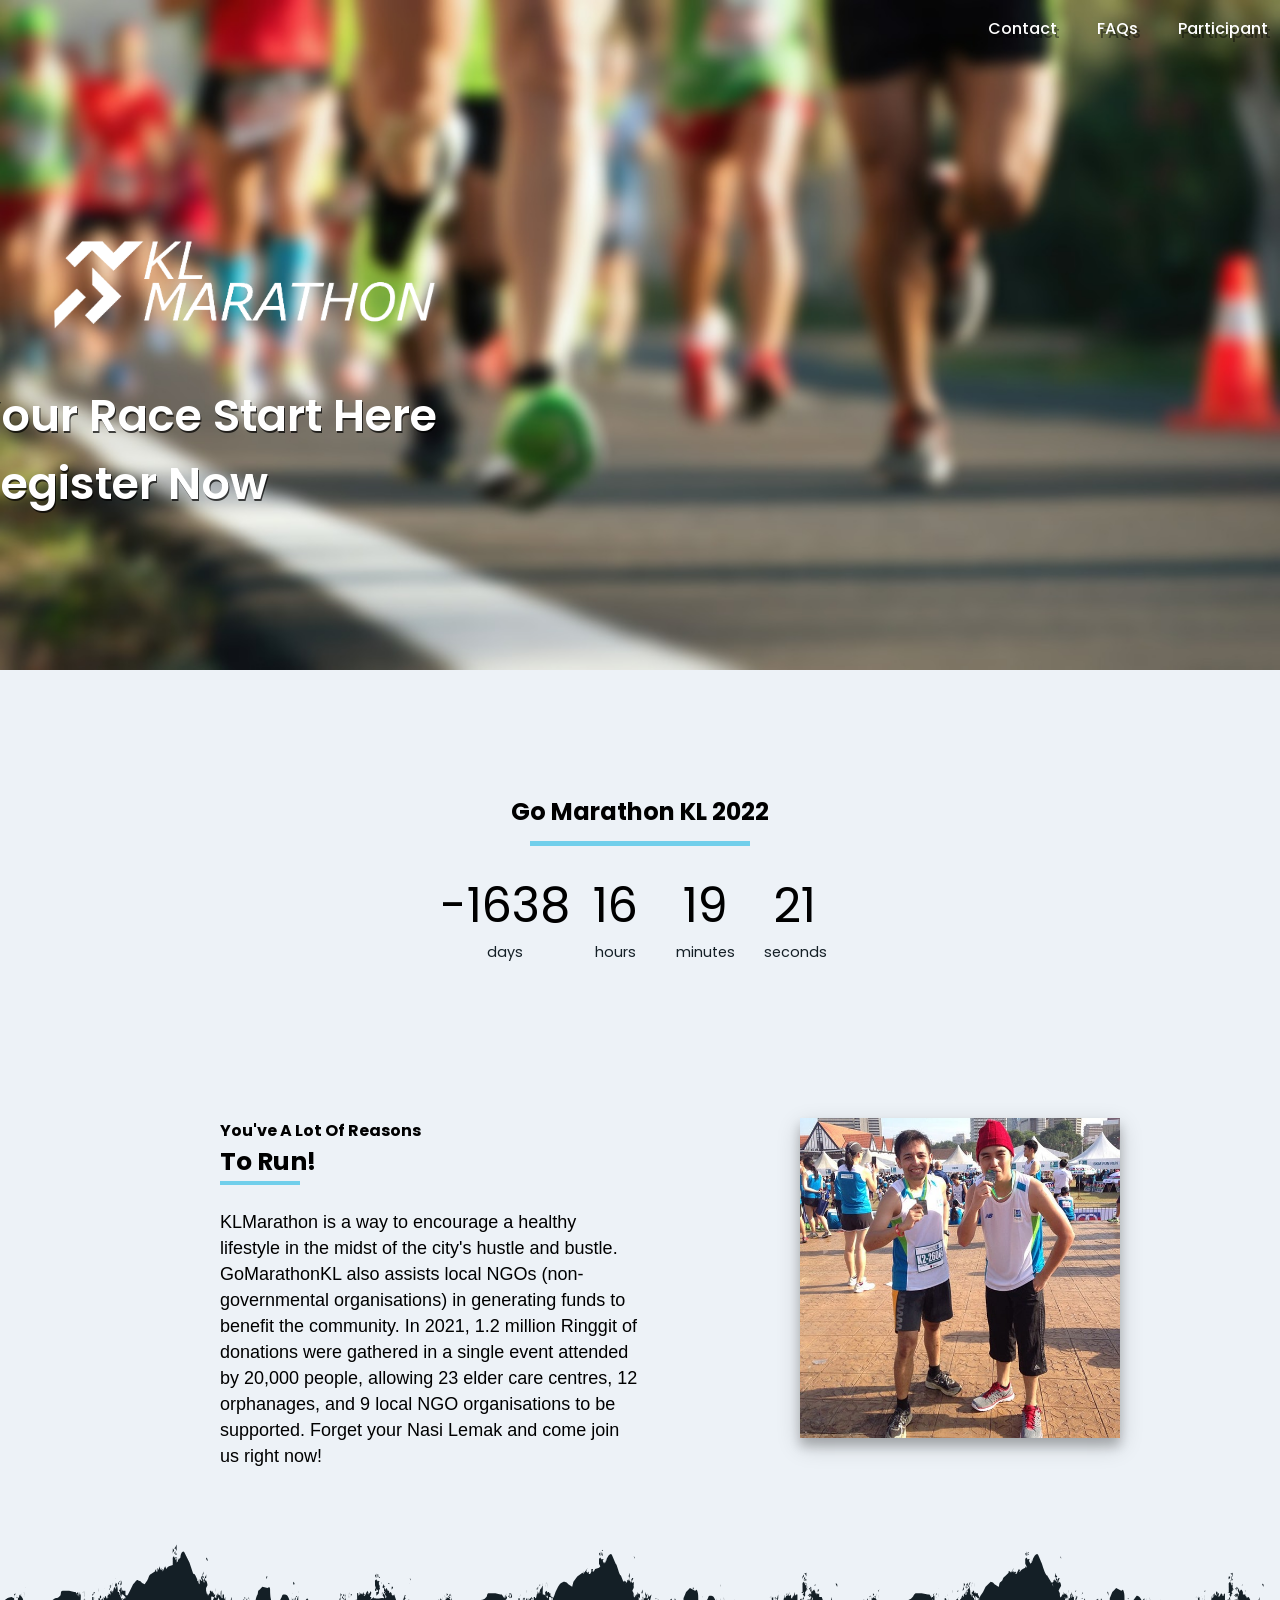
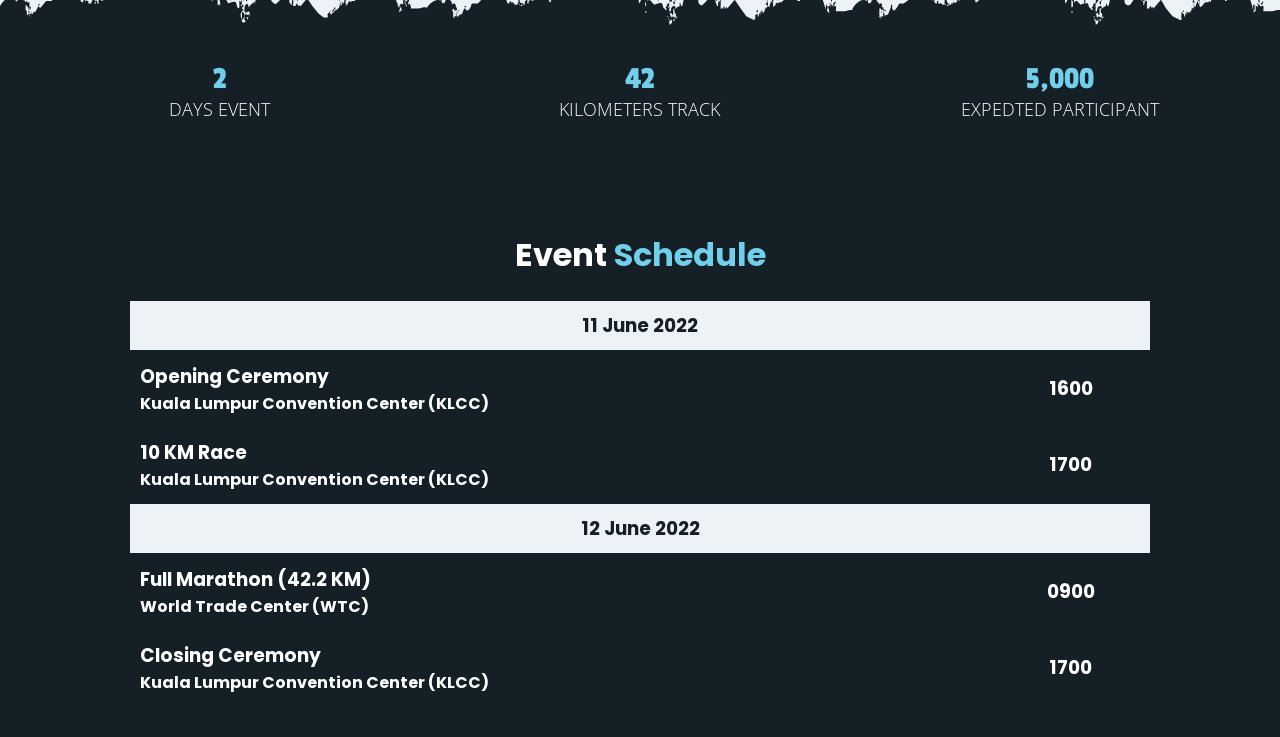
<file: index.html>
<!DOCTYPE html>
<html lang="en">

<head>
    <meta charset="UTF-8">
    <meta http-equiv="X-UA-Compatible" content="IE=edge">
    <meta name="viewport" content="width=device-width, initial-scale=1.0">
    <link rel="icon" href="Image/icon.ico"/>
    <link rel="stylesheet" type="text/css" href="css/style.css" />
    <script src="scripts/counter.js"></script>
    <title>KLMarathon - Main Page</title>
</head>

<body>
    <!--header-->
    <div class="header">
            <!--Navigation Bar-->
            <nav>
                <ul class="nav_links">
                    <li><a href="contact.html">Contact</a></li>
                    <li><a href="faq.html">FAQs</a></li>
                    <li><a href="signIn.html">Participant</a></li>
                    <button class="link-top"><a href="register.html">Register</a></button>
                </ul>
            </nav>
        
        <img class="logo-head" src="Image/logo-white.png">
        <!--Top image-->
        <img src="Image\top-image.jpg" />
        <div class="headTxt">Your Race Start Here <br> Register Now</div>
    </div>

    <!--Content-->
    <div class="content_counter">
        <h1>Go Marathon KL 2022</h1>
        <hr>
        <div id="dateCounter"></div>
    </div>

    <div class="container-1">
        <div class="col1">
            <h3>You've A Lot Of Reasons</h3>
            <h1>To Run!</h1>
            <hr>
            <p>
                KLMarathon is a way to encourage a healthy lifestyle in the midst of the city's hustle and bustle.
                GoMarathonKL also assists local NGOs (non-governmental organisations) in generating funds to benefit the
                community. In 2021, 1.2 million Ringgit of donations
                were gathered in a single event attended by 20,000 people, allowing 23 elder care centres, 12
                orphanages, and 9 local NGO organisations to be supported. Forget your Nasi Lemak and come join us right
                now!
            </p>
        </div>
        <div class="col2">
            <img src="Image/runner.jpg" alt="content image runner" />
        </div>
    </div>

    <div class="topSvg">
        <svg xmlns="http://www.w3.org/2000/svg" viewBox="0 0 1000 100">
            <g fill="#EDF2F7">
                <path d="M167 61zM98 62zM98 60a1 1 0 0" fill-rule="nonzero" />
                <path
                    d="M9 61l2 1a6 6 0 010-2v2a3 3 0 010 1l2 1v-1 2a21 21 0 011-2v-1 0h1v-2 1a4 4 0 010-2v1a4 4 0 011-1v-1-1 1a6 6 0 010 1 6 6 0 010 1 2 2 0 011 1v-1c0-1 0 1 0 0a9 9 0 010-2h0v3a3 3 0 011 2 7 7 0 011 1v-1l1 2 1-1c1 0 0 1 0 0v1h2v2a15 15 0 010 1c0 2 1-1 1 1v1c0 2-1-1-1-1a1 1 0 000 1 1 1 0 010 1h-1l1-1h-1v1a4 4 0 010-1v-1l-1-1v0l-1-1v4l1 1v3h1a3 3 0 010 1v-2h2a1 1 0 010-1c0-1 0 0 0 0v1a3 3 0 010-1v1s0-1 0 0a3 3 0 010 1v-1a2 2 0 010 1l1-2v1h1a4 4 0 010-2v1a15 15 0 002-1l2-4v-1-1-1c0-1 0 0 0 0v2l1-1a2 2 0 010 1l-1 1v-1a2 2 0 000 1c1 1 1 2 2 1l4-5h4l3-2a5 5 0 004-2c1-1 0-4 2-4h5l4 1h1l2 3v1a17 17 0 011-4v4c0 1 0 0 0 0v-2 1a5 5 0 010 1 6 6 0 010-2h1a4 4 0 010-1v-2 1a6 6 0 010 1 25 25 0 010 5v1a2 2 0 002 1v-1l1-2v1l1 2v-2l1 1h1v1a5 5 0 010 1h2a10 10 0 011-2c0-1 0 0 0 0v-2-1h1v2l2 1a2 2 0 010 1 3 3 0 010 1 5 5 0 010-2c1-1 1 1 1 2v-1 1h1a2 2 0 000-1h0v1-1a3 3 0 010-1 3 3 0 000-1 1 1 0 010-1h1v-1 0c0-1 1-2 1 0s-1 0-1 1c0 2 1 1 1 1a7 7 0 010 1h1v-1-1l1 2v-1a3 3 0 010 1v-1-1c0-1 0 0 0 0v-1l1 1v-2 2a4 4 0 000-1v-1l1 1v0a11 11 0 010 2v-2 1s0-1 0 0a3 3 0 011 0v-1-1l1-1v-1c0-1 0 0 0 0v0l1 1v1l1-5v1c0 1 0 0 0 0v1l1-1v-1-1 4l1-4v0l1-1v-2 1a5 5 0 010 1 6 6 0 010-2 4 4 0 011-1v-2 1a6 6 0 010 1 25 25 0 011 5v2h1v0a4 4 0 010 1 7 7 0 010 1 17 17 0 011-2v0l-1-1a1 1 0 011-1v-1h1v3l1-2v1h2v3c1 2 1-1 1 1a13 13 0 001-1 4 4 0 010-1v1l2-4 2-4c2-2 3-4 4-3a4 4 0 013 2l2 1 2-3c1-1 1-4 3-5l3-2a3 3 0 011-2v2a4 4 0 011 0v-1-1-1l1 2v-1l1-2v3l1-2v2l1-1v2a6 6 0 001-2l1-2 1 2v0a5 5 0 012-2l3-1a11 11 0 010-2 15 15 0 010-2 8 8 0 010-2l1-1v1h1s1-1 1 1l-1-1v2l1-1v1a8 8 0 010 2l1-1v-1-2a3 3 0 010 2 11 11 0 002-2c0-3 2-6 3-4l4 8 3 9c1-1 2 2 3 4v-1a8 8 0 010 2l1 1v-2a6 6 0 010 3l1 1v-3-1c1 0 1 2 2 1l-1-2c0-1 0 1 0 0l1-2 1-3v2l-1 1 1 1a1 1 0 010 1c-1 1-1-3-1-2a8 8 0 000 2 5 5 0 000 1v-1c1 1 1 5 2 3l-1-1a3 3 0 011-2 5 5 0 011-2v-1a7 7 0 010 3c0 1-1-1-1 1a5 5 0 000 1h1a8 8 0 011 3 4 4 0 010 1l-1 2v2l1 4v-2l1 2v-2 1a3 3 0 011-1v-1-1h1v1l1-1v1l1 1a9 9 0 010 2 6 6 0 010 1 5 5 0 01-1 1l1-1h-1c0 1 0 1 0 0a1 1 0 010-1l-1 1v-1 3l1 1c0-1 0-1 0 0l1-2a2 2 0 010-1h1v1a14 14 0 011-3l-1 2 1 1v-2 1a9 9 0 010-1l1-2a11 11 0 010 1v-2 1a6 6 0 010 1 3 3 0 010 1 3 3 0 001-2l-1-2a14 14 0 011 2 4 4 0 010 1l1 1v-1a3 3 0 010-1s0 1 0 0v-1a6 6 0 010 2 4 4 0 010 1v1c1 0 0-6 1-5v8-1c0-1 0-2 1-1a5 5 0 010 1v-1a7 7 0 010-3h1c0-1 0 0 0 0v-1 5l1-2v2a3 3 0 012 3 7 7 0 013-1c4-1 3 0 4 2a5 5 0 000 1 13 13 0 011 2 2 2 0 001-1s0 1 0 0v-2-3c1-1 1 3 1 1l1-2v3l-1 2c1 1 1-2 2-1a5 5 0 010 2h-1a3 3 0 000 1c1 1 1-1 1 1a1 1 0 010 1l-1-1c0 3 2 1 2 4a9 9 0 01-1 3l-1 1v-2-2-3l-1 2v2a43 43 0 011 3v1l1 1v-1 1l2-1a4 4 0 00-1-1v-3 1a3 3 0 011-3v1l1-1v1s1-1 1 1-2-1-1 2a6 6 0 000 1 9 9 0 001-2 10 10 0 010-3 7 7 0 011 2v-1a4 4 0 000-1v-1l-1-1-1 1v-5 4c-1 2-1 2-2 0v-1c0-5 2-5 3-4 0 0 0-1 0 0v1c0 2 1 0 1 0l1-1 1-1 1-1v-1 2l1-2v3c0 1 0 0 0 0l1-5 1-3a4 4 0 010 1c1-3 0-4 2-5a22 22 0 002-2l4 1c1-1 2-1 2 1s0 9 2 10 1 2 3 1l3-3c2-3 1-4 3-4s3 1 4 4v-1a4 4 0 010 1s0-1 0 0v2a9 9 0 011-1s0-1 0 0l-1 1a7 7 0 001 1v1a11 11 0 010-2v2h1v-1-1-2 1a5 5 0 010 1 6 6 0 011-3v1a4 4 0 010-1v-1-1 1a7 7 0 010 1 25 25 0 010 5v1h2v-1l1-1 1 2a7 7 0 011-1v1h1l5-6 4 6 5 6 4 3h1v-1c0-1 0 1 0 0a7 7 0 010-1v2h2v-1 1a9 9 0 000-2 3 3 0 010-1l1-1v-1-1s0-1 0 0v3l1-3c0-1 0-2 0 0v2a6 6 0 010 1l1 1v-1 0l1-1-1-1c1-2 1 1 1 2v-1a2 2 0 010 1v-1h1c0-3-1 0-1-1v-1l1-1c1 0 0 0 0 0v1a1 1 0 010 1 1 1 0 011 0v-1l-1-1a1 1 0 011-1v2c0-1 0 0 0 0h1l1-1v-1a4 4 0 000 1c0 1 0 0 0 0v-3 3a1 1 0 001-1v-1 1c0 1 0 1 0 0l1-5v4l1-1c1 0 0-1 0 0v-2-1 1h1l-1 3v-1 1l1-4v-1 1a4 4 0 010 1 1 1 0 000 1l1-1v-2c0-1 0 0 0 0v-2c0-1 0 0 0 0a5 5 0 010 1 6 6 0 011-2v1a4 4 0 010-1v-1-2 1a6 6 0 010 2 25 25 0 010 5v1a3 3 0 011 2l-1-1v1a11 11 0 012-2v-1l1-1a3 3 0 011 1l1-1h2l1-1h1v-5c1-1 1 1 1 2l-1 1 1-1 1-1c1 0 0 0 0 0v-1c0-1 0 0 0 0v-1l1 2v-1l1-3-1 3 1 1c0 1 0 0 0 0l1-2v1l1 1-1 1h1a6 6 0 001-2l1-2 1 2h-1l1 1v-1h1s0-2 1-1v1l-1 3h1v1l-1 1 2-1 1-1v1a6 6 0 011 0 11 11 0 004 0 6 6 0 013 0 6 6 0 010-2l1-2a4 4 0 00-1-2v-1a6 6 0 010-2v-1l1 4v-1-1 1l1-1 1 2h1v1c1 0 0 0 0 0v-1 2l1-1 1 1v-1a12 12 0 000 2l1 1 1-1 2 6v1c1-1 1 0 1 1l-1-1 2 4v-3-2 3l1-2a7 7 0 010 3l-1 2v1a4 4 0 000 1 5 5 0 011-1v-1l1 1-1-5 1-1 1 1v-2c0-1 0 1 0 0v-2c1-2 1-5 2-3l-1 1 1 1-1 1 1 1a1 1 0 010 1c-1 1-1-3-1-2a8 8 0 000 2 5 5 0 000 1v-1c1 1 1 4 2 3l-1-2a3 3 0 010-1 5 5 0 012-2h1v-1a7 7 0 01-1 3s0-1 0 0a5 5 0 000 2l1-1a8 8 0 011 3 2 2 0 010 1h6l4-1h2V42v28c4-7 10-7 10-7l1 1a6 6 0 010-2l1 1v-1 2c0-1 0 0 0 0a3 3 0 010 1l1 1v-1l1 1v-1-1 2l1-2v1a3 3 0 010 1h-1 1v-2-1-2 1a3 3 0 010 1l1-1a4 4 0 010-1v-1-2l1 1a6 6 0 01-1 1v1a6 6 0 011 1l1-1h-1a9 9 0 011-1v-1a4 4 0 010 1v2a3 3 0 011 2 7 7 0 010 1v-1l1 1v2l1-1c0-1 0 0 0 0h1l1 1v2c0 1 0 0 0 0v-1l1 2v1a3 3 0 010-1v1c0 3 0-1-1 0a2 2 0 000 1v-1 1h-1a3 3 0 011 0l-1-1-1-1v-1 1l-1 2h1v3a2 2 0 010 1v1h1s0-1 0 0v-1a3 3 0 010 1v-1h1l1-1v0a1 1 0 010-1 1 1 0 010 1l1-1-1 1a3 3 0 010 2l1-1v-1a4 4 0 000 1l1-1a5 5 0 010-1v1a15 15 0 002-1c0-1 0 0 0 0l2-5v-1-1c0-1 0 0 0 0v1h1a2 2 0 010 1h-1c-1-1 1 0 0 0a2 2 0 000 1c2 1 1 2 3 1s2-5 3-5h4c2-1 2-3 4-3a5 5 0 003-2c1-1 0-3 2-3h5l4 1h1l2 3v1a2 2 0 000-1 16 16 0 011-3v3a6 6 0 010 1v-2c0-1 0 0 0 0a5 5 0 010 1 6 6 0 011-2v1a4 4 0 010-1v-1-1a6 6 0 010 2 25 25 0 010 5 2 2 0 002 1 1 1 0 010-1l1-1 1 2v-1h1v1h1c1 0 0 0 0 0a5 5 0 010 1 18 18 0 002 0 9 9 0 011-2s0 1 0 0v-1-2c0-1 0 0 0 0h1v3l2 1a2 2 0 010 1 5 5 0 010-2l1 2v-1 1h1v-1c0-1 0 0 0 0v1a3 3 0 010-2h1a1 1 0 01-1-1h1a2 2 0 010-1v-1 1c0-1 1-2 1 0v1 1a4 4 0 010 1 2 2 0 011 0v-1-1c0-2 1 0 1 1v-1-1-1h1v2a4 4 0 001-1l-1-1a1 1 0 010-1l1 1v1a11 11 0 010 1v-1 1l1-1-1 1a3 3 0 011 0v-1 1a1 1 0 010-1v-1-1h1a4 4 0 000 1c0 1 0 0 0 0v-3 3a1 1 0 001-1v-2 2l1-5v3l1-2v-1 3c0 1 0 0 0 0s0 1 0 0l1-4v1a4 4 0 010 1 1 1 0 000 1v-1-2l1-1v-2 1a5 5 0 010 1 6 6 0 011-2v-1-2 1a6 6 0 010 2 25 25 0 010 4v2a2 2 0 010 1h1v0a4 4 0 011 1 7 7 0 010 1 17 17 0 010-2v-1a1 1 0 010-1l1-1 1 2v-1h1v1h1c1 0 0-1 0 0v2l1 1v-2a15 15 0 010 2c0 1 1-1 1 1a13 13 0 001-2l1-3 2-4c1-2 3-4 5-4a4 4 0 013 2l3 2 1-4 3-4 4-3a3 3 0 010-1v1l1 1a4 4 0 010-1v-1l1 1v-2h-1 1v1l1-1 1-2-1 3 1 1 1-3-1 3 1-1v2h1c1 0-1 0 0 0a6 6 0 001-2v-2c1 0 2 0 1 1v1h1a5 5 0 011-2l3-1v-1 1l1-1a11 11 0 01-1-2 15 15 0 010-2 8 8 0 010-2l1-1 1 2v-1l2 1h-1v1a8 8 0 011 2v-1h1v-2a3 3 0 010 2 11 11 0 001-3c1-2 3-5 4-3l3 7c1 0 3 10 4 9l2 5 1-1a8 8 0 010 2s0-2 1-1a6 6 0 010 2v-1l1-1v-1l1 2-1-2 1-1v-2l1-3v5a1 1 0 010 1s0-4-1-3a8 8 0 000 2 5 5 0 000 1h1l1 2v-1a4 4 0 010-1 5 5 0 011-2h1v-1a7 7 0 01-1 3h-1a5 5 0 001 2l1-1a8 8 0 010 3 4 4 0 010 2l-1 2 1 2c0 1 0 4 1 3v-1-1l1 2a3 3 0 010-1 3 3 0 010-1h1v-1-1l1 2s0-1 0 0v-1l1 1v1a9 9 0 010 1v1c-1 0 0 0 0 0a9 9 0 010 1 5 5 0 010 1v-1a1 1 0 010-1l-1-1v3a1 1 0 010 1l1 1a1 1 0 010-1l1-2s0-1 0 0h1a13 13 0 010-3v3a15 15 0 010-1c0-1 0 0 0 0a3 3 0 010 1h1a7 7 0 010-1v-3a11 11 0 010 2v-1-1a6 6 0 010 2 3 3 0 010 1 1 1 0 011 0 3 3 0 000-3v-2a14 14 0 011 3v-1a4 4 0 010 1v0a3 3 0 010-1h1a6 6 0 010 1 4 4 0 010 1v1h-1l1-4v7a1 1 0 010-1l1-1a5 5 0 010 1v-1a7 7 0 010-2l1-1 1-1-1 4v1h1v-1 2a3 3 0 012 2 7 7 0 013-1c4-1 3 0 4 2a4 4 0 000 1 14 14 0 012 2h1l-1-2 1-1v-2l1 1v-2l1 2-1 2c0 2 1-1 1-1a5 5 0 010 2c0 1 0-1 0 0a3 3 0 000 2c0 1 1-1 1 1a1 1 0 010 1l-1-1 1 3a9 9 0 010 3l-1 1v-1l-1-2v-3 2h-1l1 1a40 40 0 011 4c0 2 0 2 1 1l1-1v-3l-1 2v-2a3 3 0 011-2l1 1v-1l1 1h1c0 3-2 0-2 2a6 6 0 000 1 9 9 0 002-2 10 10 0 010-3 7 7 0 010 3l1-1a4 4 0 000-1l-1 1v-3l-1-1v-2l-1-1v4c0 2-1 1-1 0l-1-1c0-5 2-5 3-5l1 1-1 1h1l1-1 2-1v-1-2l1 2v-2 3h1l1-4a2 2 0 010-1v-2a4 4 0 010 1l2-5a22 22 0 003-3l4 2c1 0 1-2 2 1s0 8 1 9 2 2 3 1l3-3c2-3 1-4 3-4s3 1 4 4l1-1a4 4 0 010 1h-1a3 3 0 000 1l1 2a9 9 0 010-1c0-1 0-1 0 0 0 0 0-1 0 0v2h1a11 11 0 010-1v1a3 3 0 000 1v-2-1-2l1 1c1 0 0 0 0 0a5 5 0 010 1 6 6 0 010-2l1-1v-2 1a6 6 0 010 2 25 25 0 010 4v2h2v-1l1-1c1 0 0 0 0 0v2h1a7 7 0 010-1h1v1a2 2 0 001-1l5-6 4 6 5 7 4 2h1a8 8 0 010-1v2h1v-1a2 2 0 011 1v-2 1a9 9 0 000-2 3 3 0 010-1h1v-2-1 0c0-1 1-2 1 0s0 0-1 1c0 2 1 1 1 1a7 7 0 010 1v1a2 2 0 010 1l1-2v-1-1l1 2s0-1 0 0v-1-1c0-1 0 0 0 0v-1l1 1v-2 0l1 1-1 1h1v-1a2 2 0 010 1 5 5 0 010-1v1s0-1 0 0h1v-1-1l1-1v1a4 4 0 00-1 0v1l1-1v-3 1l1 1v-4c1-1 1 0 1 1v1l1 1v-3-1 4l1-4v0l1-1v-2 1a5 5 0 010 1 6 6 0 010-2 4 4 0 011-1v-1-1 1a6 6 0 010 1 25 25 0 010 5v2a3 3 0 010 1s0-1 0 0a11 11 0 012-2v-1l1-1a3 3 0 010 1l2-1c0-1 0 0 0 0h2v-1h1l1-5v3l1-1v-1h1v-1h-1l1-1v2l1-1 1-2-1 3h1l1-2-1 2 1-1v2 1h1v-1a6 6 0 001-1l1-3v3l1-1h1v-1 4c0 1 0-1 0 0v2h2a2 2 0 010-1l1-1v1a6 6 0 011 0 11 11 0 004 0 6 6 0 012 0 6 6 0 011-2v-2a4 4 0 000-1l-1-2a6 6 0 011-2v3l1-1v-1 1l1-1 1 2v1h1c0 1 0-1 0 0v1l1-1v1l1-1a13 13 0 000 2v1h2l2 6 1 1-1-1 1 4v-2l1-3v3c1 0 0-2 1-1a7 7 0 01-1 3v2a1 1 0 010 1 4 4 0 010-1v-1h1s0 2 1 1l-1-5h1v-1s1 3 1 1l-1-2h1v-2l1-3v3c0 1 0 0 0 0v2c0 1 0-3-1-2a8 8 0 000 2 5 5 0 000 1h1l1 2v-1a3 3 0 010-2 5 5 0 011-1l1-1c1 0 0-1 0 0a7 7 0 01-1 3h-1a5 5 0 001 1h1a8 8 0 010 3 2 2 0 010 1h7l4-1h2v-1c4-7 9-7 9-7l2 1a6 6 0 011-2v2c0-1 0 0 0 0a3 3 0 010 1l1 1 1-1v1a19 19 0 010-2v2l1-2v1a4 4 0 010 1v-2-1-2 1h1a3 3 0 010 1v-1a4 4 0 010-1v-1-2l1 1a6 6 0 01-1 1v1a6 6 0 011 1l1-1h-1a9 9 0 011-1v-1a4 4 0 010 1v2a3 3 0 011 2 6 6 0 010 1l1-1v1l1 2v-1c0-1 0 0 0 0h2v3h1v-1a15 15 0 010 2l1 1v-1 1c0 3-1-1-2 0 0 1 0 0 0 0v0l-1-1h-1v-1 6a2 2 0 010 1v1h1s0-1 0 0v-1a3 3 0 011 1v-1c0-1 0 0 0 0a3 3 0 011 0v-1 0a1 1 0 010-1h1a1 1 0 010 1v-1 1h-1 1a3 3 0 010 2v-1l1-1v1-1h1a4 4 0 010-1v1a16 16 0 001-1c0-1 0 0 0 0l2-5v-1-1c0-1 0 0 0 0h1v1c1 0 0 0 0 0a2 2 0 010 1s0 1 0 0a2 2 0 000 1c1 1 0 2 2 1s3-5 4-5h3l4-3a5 5 0 003-2c1-1 1-3 3-3h4l5 1c0-1 0 0 0 0 1 0 1-1 3 3v1a2 2 0 000-1 16 16 0 010-3v2c0-1 0 0 0 0h1a5 5 0 010 1 6 6 0 010-2v1a4 4 0 010-1v-1l1-1c1 0 0 0 0 0a6 6 0 01-1 2 1 1 0 011 0 25 25 0 010 5 2 2 0 002 1v-1-1h1v2h1v-1s0 1 0 0v1h2a5 5 0 010 1 18 18 0 002 0 9 9 0 010-2s0 1 0 0v-1-2h1l1 3 1 1a2 2 0 010 1h1a5 5 0 010-2v2h1v-1 0c0-1 0 0 0 0v1a3 3 0 011-2s0 1 0 0v-1a2 2 0 010-1v-1 4c1 1 1-2 1-3s0-2 0 0v2a5 5 0 011 0 4 4 0 010 1 1 1 0 010-1v1l1-1v-1 1l1-1c0-2-1 1-1-1l1-1v0l1 2v-1 1a4 4 0 000-1v-1a1 1 0 010-1v2a11 11 0 010 1v-1l1 1v-1 1-1 1a1 1 0 010-1l1-1v-1s0-1 0 0a4 4 0 000 1c0 1 0 0 0 0l1-3v3a1 1 0 000-1v-2 1l1 1v-5 3l1-1v-1 1l1-2v0l-1 3h1s0 1 0 0v-4 2s0-2 1-1-1 1-1 1l1-2v1a4 4 0 010 1 1 1 0 000 1v-1-2-1-2 1h1a5 5 0 010 1 6 6 0 010-2v-1l1-2v1a6 6 0 01-1 2 25 25 0 011 4v2a2 2 0 010 1h1v0a4 4 0 010 1 7 7 0 010 1 17 17 0 011-2l-1-1a1 1 0 011-1v-1h1v2l1-1v1h2v1l1 2v1a13 13 0 001-2l2-3 2-4 4-4a4 4 0 013 2l3 2c1 0 0-3 2-4s1-3 3-4l3-3a3 3 0 010-1c1-1 1 1 1 1v-1l1 1v-2s0 1 0 0c0 0 0-1 0 0 0 0 0 2 1 1v-1l1-2-1 3h1v1l1-3-1 3 1-1 1 1-1 1h1a6 6 0 001-2l1-2 1 1-1 1h1a5 5 0 012-2l2-1v-1l1 1v-1a11 11 0 01-1-2 15 15 0 010-2 8 8 0 010-2l1-1 1 2v-1l2 1h-1v1a8 8 0 011 2l1-1v-2a3 3 0 010 2 11 11 0 001-3c1-2 3-5 4-3l3 7s3 10 4 9l3 5v-1a8 8 0 010 2l1-1a6 6 0 010 2l1 2-1-3 1-1v-1l1 2-1-2 1-1v-2l1-3v2l1 1-1 1 1 1a1 1 0 01-1 1s0-4-1-3a7 7 0 000 2 4 4 0 000 1h1l1 2v-1a4 4 0 010-1 5 5 0 011-2h1v-1a6 6 0 01-1 3s0-1 0 0a5 5 0 000 2l1-1a8 8 0 011 3 4 4 0 01-1 2l-1 2 1 2c0 1 0 4 1 3v-1 1l1-2v2a3 3 0 010-1 3 3 0 010-1h1v-1-1l1 2s0-1 0 0l1-1v1l1 1a9 9 0 010 1v1h-1a6 6 0 010 1 5 5 0 010 1v-1a1 1 0 010-1v-1l-1 2v-2 4l1 1a2 2 0 010-1l1-2s0-1 0 0h1a14 14 0 010-3v3a15 15 0 010-1c0-1 0 0 0 0h1a3 3 0 010 1 9 9 0 010-1c0-2 0-4 1-3a10 10 0 01-1 2l1-1v-1 1a6 6 0 010 1 3 3 0 010 1 3 3 0 000-3v-2a14 14 0 011 3v1h1a2 2 0 010-1s-1 1 0 0c0-1 0 0 0 0v-1a6 6 0 010 1 1 1 0 010 1 4 4 0 010 1v-4 7h1a5 5 0 010-1v-1a5 5 0 010 1h1v-1h-1a7 7 0 011-2v-1l1 1v-1l-1 3v1h1v-1 2a3 3 0 012 2 7 7 0 013-1c4-1 3 1 4 3a4 4 0 001 1 14 14 0 011 1h1l-1-2 1-1v-2l1 1v-2l1 2-1 3 1-2a5 5 0 010 2c0 1 0-1 0 0a3 3 0 000 2c0 1 1-1 1 1a1 1 0 010 1l-1-1 1 4a9 9 0 010 2l-1 1v-1l-1-2v-3 2h-1l1 1v2l1 2c0 2 0 2 1 1l1-1v-3l-1 2v-2a3 3 0 011-2l1 1v-1l1 1h1c0 3-2 0-2 2a6 6 0 000 1 9 9 0 002-2 10 10 0 010-3 7 7 0 010 3l1-1a4 4 0 000-1l-1 1v-3l-1-1v-2c0-1 0-2-1-1v4c0 2-1 1-1 0l-1-1c0-5 2-5 3-5l1 1-1 1h1l1-1 2-1v-1-1l1 1v-2 3h1l1-4a2 2 0 010-1v-2a4 4 0 010 1l2-5a22 22 0 003-3l4 2c1 0 1-2 2 1s0 8 1 9 2 2 4 1l2-3 3-4c1 0 3 1 4 4l1-1a3 3 0 010 1 3 3 0 000 1v1a7 7 0 010-1l1 1h-1v1a7 7 0 001 0v1a11 11 0 010-1v0l1-1v-2 1a5 5 0 010 1 6 6 0 010-2 4 4 0 011 0v-1-2 1a6 6 0 010 2 25 25 0 010 4v2h2v-1l1-1 1 2a7 7 0 010-1h1v1a2 2 0 001-1l5-6 4 7 5 6 4 2h1v-1 2h1v-1a2 2 0 010 1h1v-2 1a9 9 0 000-1 3 3 0 010-2v-2h1v-1 1s1-3 1-1 0 0-1 1c0 2 1 1 1 1a7 7 0 010 1v1a2 2 0 010 1l1-2v-1-1l1 2s0-1 0 0v-1-1c0-1 0 0 0 0v-1l1 1v-2 2h1v-1a2 2 0 010 1 7 7 0 010-1v1s0-1 0 0h1v-1-1l1-1-1 1v1l1-1v-2c0-1 0 0 0 0v0l1 1v1l1-5v1c0 1 0 0 0 0v2l1-1v-1-2 4l1-4v0l1-1v-2 1a5 5 0 010 1 6 6 0 010-2 4 4 0 011-1v-2 1a7 7 0 010 1 25 25 0 010 5v2a3 3 0 011 1 11 11 0 012-2l1-2v1l1-1h1c0-1 0 0 0 0h1l1-1 1 1 1-6v3l1-1v-1s0 1 0 0v-1l1-1v2l1-1c0-1 0-3 1-2s-1 2-1 3c1 0 1-3 2-2s-1 3-1 3l1-1v1a6 6 0 001-1l1-2 1 1v1h1v-1l1-1v4c1 1 0 0 0 0v2h1a2 2 0 011-1v-1 1a6 6 0 012 0 11 11 0 004 0 6 6 0 012 0 6 6 0 010-2l1-2a4 4 0 000-1l-1-2a6 6 0 011-2v3c0 1 0-1 0 0l1-2v1l1-1 1 2c0 1 0 0 0 0v2h1v-1 1h1v1l1-2a12 12 0 00-1 2l1 1v1l1-1s1-1 3 6l1 1-1-1 1 4v-2c0-1 0-3 1-2s-1 3 0 2v-1a7 7 0 010 3l-1 1 1 1a1 1 0 010 1v-2h1v-4h1v-1s0 3 1 1l-1-2h1v-2l1-3v3c0 1 0 0 0 0v2l-1-2a7 7 0 000 2 4 4 0 000 1h1l1 2v-1a3 3 0 010-1 5 5 0 011-2c0-1 0-1 0 0l1-1a7 7 0 01-1 3h-1a5 5 0 000 1h2a8 8 0 010 3 2 2 0 010 1h7l4-1h2V0L0-2v70c4-7 9-7 9-7zm12 10v-1 1zm0 2v-1 1zm0-3v0zm0 5zm0-4l1-1-1 1zm1 0s0 1 0 0a2 2 0 010 1v-1zm1 2h-1v-1h1c0-1 0 0 0 0a1 1 0 010 1zm0 0v0c0-1 0-1 0 0zm167 7v-1 1zm0-1v-1s1 1 0 0zm164-7zm0 2h0zm1-2v0zm0 5v-1 1zm0-4v-1 1zm0 0v-1 1h0zm1 1v-1 1zm1 0v0l-1 1v-1h1c0 1 0 0 0 0zm167 7v-1 1zm0-1zm163-8zm1 2zm0-2v0zm0 5v-1 1zm0-4v-1 1zm1 0h-1l1-1v1zm0 1v-1 1zm1 0v1h-1 1v-1c0 1 0 0 0 0zm167 7v-1 1zm0-1zm130-31h1l-1-1v1zm-1 1l1 1a3 3 0 010 2l-1-2 1-1zm-8-6l1-1-1 1zm-5 5l1 2-1-2zm-1 6h1v2a3 3 0 010-2zm0-3v-1 1zm-1-1a1 1 0 01-1 1l1-1zm-2-2l1 2v-2zm-3 13a2 2 0 010-1h-1l1-2 1-1a3 3 0 010 1l-1 1v2zm2-3l-1 1v1l-1-1a3 3 0 011-1h1zm-3-5h1v-1a3 3 0 011 1v1l-1-1v2c0 1 0 0 0 0l-1-2zm0 5l1-1v1a3 3 0 01-1 1h-1l1-1zm0-8a3 3 0 010 1v-1zm-1 2zm-3-10l2-1v-1 4l-1-2h-1zm1 4a7 7 0 010-2h1l-1 1 1 1v1s0-1 0 0l-1-1v1l-1 1 1-2zm-2-5h0zm0 3h1v-1a2 2 0 010 1v1l-1 1a3 3 0 010-2zm0 12v-1-2a15 15 0 010-2 8 8 0 010-2l1-1 1 2v-1s1-1 1 1l-1-1v2l1-1v3l1 1h-1s0-1 0 0v1l-1 1 1 1-1 1s1 0 0 0v1l-1 1v2l-1-1 1-1a3 3 0 000-1l-1-1c0-1 0 0 0 0h1v-2 1l-2-1h1zm-5-9l1-1-1 1zm-14 17v-1a1 1 0 010 1zm0-8a9 9 0 010-1h1l-1 1zm0 3v0zm0 2a16 16 0 010-3v3a4 4 0 010 2v-1zm-2-2a3 3 0 011 0v-1a6 6 0 010 1c0 1 0 1 0 0h-1zm0 3a9 9 0 011-1s0-1 0 0l-1 1zm0-2v-1a4 4 0 010 1s0-1 0 0v1a5 5 0 010 1v-1c0-1 0 1 0 0a9 9 0 010-1zm-2-3a9 9 0 010-1v1zm-1 4h1-1zm0 2a16 16 0 010-4v3a4 4 0 010 2v-1zm-1-3v-1a6 6 0 010 2v-1s0 1 0 0zm0 3a9 9 0 010-1v1zm-1-2v-1a3 3 0 010 1v1a5 5 0 010 1v-1c0-1 0 1 0 0a9 9 0 010-1zm-2 7h1l-1-2 1 1-1 1zm1-7v-2 2zm-1 4a8 8 0 010-3l1 1v-1 2a2 2 0 010-1v2l-1-1v1a9 9 0 010-1c1-1 0 0 0 0v1zm0 1v-2a6 6 0 010 2zm-4-2v2a6 6 0 010-2zm-2 8v-1 2s0 1 0 0v-1zm-27-6c0 1 0 1 0 0zm1-7v-1a9 9 0 010-1v2zm-1 3h1c0 1 0 0 0 0h-1zm0 2a16 16 0 010-3v3a4 4 0 010 1v-1zm-1-2a3 3 0 010-1v-1a6 6 0 010 2zm0 2a9 9 0 010-1c0 1 0 0 0 0v1zm-1-2v-1a3 3 0 010 1v1a5 5 0 010 1v-1s0 1 0 0a9 9 0 010-1zm-1-11a4 4 0 010 1v-2zm-1 9v-1a9 9 0 010-1v2zm0 3v0zm-1 2a16 16 0 011-3v3a4 4 0 01-1 1v-1zm-1-2a3 3 0 010-1l1-1a6 6 0 010 2h-1zm-11-2v-1c0 2-1 2-1 1zm-7-16v0zm0 8v0zm-10 3c1-1 1 2 1 3l-1-3zm-5 9l1 1-1-1zm1-2c0 1-1 0 0 0l-1-1c0-2 1 0 1 1zm-2-1v3s0-3 1-2a8 8 0 010 3l-1-1c-1 0 0 0 0 0v-3zm-2 0c1-1 1-1 1 1 0 0 0-1 0 0l-1 1a12 12 0 010-2zm-1 2c0-2 1-3 1-1v1l-1 2a6 6 0 010-2zm-9-3a4 4 0 011 3l-1 1v-4zm-1-5v1l-1 1 1-2zm-1 5h1l-1 1 1 1-1-2zm-5-5a10 10 0 010-1h1l-1 1zm0 3v0zm0 2a16 16 0 010-3v3a4 4 0 010 1s0 1 0 0v-1zm-2-5h0zm-2 1a9 9 0 010-1c0-1 0 0 0 0v1zm-1 3l1 1-1-1zm0-6a9 9 0 010 3c0 1 0 0 0 0v-3zm-1 7l-1 2 1-2zm0-1v-1a6 6 0 010 1c0 1 0 1 0 0zm-5-31v1l-1-2zm-1 2v1a3 3 0 010 1v-2zm-8-7s0-1 0 0zm-6 6l1 2-1-2zm-1 2l1-1-1 1zm-8-4h-1v-1h-1v1a7 7 0 010-3h1l-1 1 1 1v1h1zm-1-5l1-2-1 2v0l-1 1 1-1zm-2-4h0zm0 3v0zm-1 4l1-1v-1a2 2 0 010 1v3a3 3 0 01-1-2zm-5 2l1-1-1 1zm-30 31s0-1 0 0zm-5-5c0 1 0 1 0 0zm1-7v-1a9 9 0 010-1v2zm-1 3h1c0 1 0 0 0 0h-1zm0 2a16 16 0 010-3v3a4 4 0 010 1v-1zm-1-2a3 3 0 010-1v-1a6 6 0 010 2zm0 2a9 9 0 010-1c0 1 0 0 0 0v1zm-1-2v-1a3 3 0 010 1v1a5 5 0 010 1v-1 1a9 9 0 010-2zm-2-2v-1a9 9 0 010-1v2zm0 3v0zm-1 2a16 16 0 011-3v3a4 4 0 01-1 1v-1zm-1-2a3 3 0 010-1l1-1a6 6 0 010 2h-1zm0 3a7 7 0 010-2l1 1h-1v1zm0-3v-1a3 3 0 010 1v1a5 5 0 010 2v-2l-1 1a9 9 0 011-2zm-2 7s0 1 0 0v-1 2zm0-7v-2l1 1-1 2v-1zm-1 4a8 8 0 011-3v2c0-1 0 0 0 0v1a8 8 0 010-1c0-1 0 0 0 0l-1 1zm0 1v-1a6 6 0 010 1zm-3-1c0-1 0 0 0 0l-1 1a6 6 0 010-1zm-2 1h0zm-1 7l1-1c1 0 0-1 0 0l-1 1s0 1 0 0v-1zm-2-9a9 9 0 010 3c0 1 0 0 0 0v-3zm-1 7v0zm-1 0v0zm-1 1v1a7 7 0 010-2v1zm0-4v2-2zm-1 0s0 1 0 0v1a1 1 0 010-1zm-1 1v1s0 1 0 0a2 2 0 010-1zm-6 4v-1a1 1 0 010 1zm0-8v-1a9 9 0 010-1v2zm0 3v0zm0 2a16 16 0 010-3v3a4 4 0 010 1s0 1 0 0v-1zm-2-2a3 3 0 011-1v0a6 6 0 010 1c0 1 0 0 0 0h-1zm0 3a9 9 0 011-1c0-1 0-1 0 0l-1 1zm0-3s0-1 0 0v2a5 5 0 010 1v-1c0-1 0 1 0 0a9 9 0 010-2zm-2-2a9 9 0 010-1c0-1 0 0 0 0v1zm-1 3l1 1-1-1zm-1 0c0-1 0 0 0 0v-1a6 6 0 010 1c0 1 0 0 0 0zm-32 12s0-1 0 0zm-1 1v0zm-1-2c0-1 0 0 0 0zm0 2a1 1 0 010-1v1zm0-2v-1zm-1 4v-1a3 3 0 010 1zm0-1c0-1 0-1 0 0zm0-5a2 2 0 010 1v-1zm-1 3a2 2 0 011-1v1zm0 1v0zm0-5v0zm0 2v0zm0 4zm0-1h-1a2 2 0 011 1h-1a1 1 0 010-1s0 1 0 0a2 2 0 010-1v1a2 2 0 011 1v-1zm0 2a4 4 0 010-2 5 5 0 010 2zm0-6v-1zm-5-5c0 1 0 1 0 0v-1 1zm0-7v-1a8 8 0 011-1l-1 2zm0 3c0-1 0 0 0 0 0 1 0 0 0 0zm0 2a17 17 0 010-3v3a4 4 0 010 1v-1zm-1-2a3 3 0 010-1v-1a6 6 0 010 2zm0 2a9 9 0 010-1c0 1 0 0 0 0v1zm-3-4v-1a10 10 0 010-1v2zm0 3c0-1 0 0 0 0 0 1 0 0 0 0zm-1 2a16 16 0 010-3v3a4 4 0 010 1v-1zm-1-2a3 3 0 010-1v-1a6 6 0 010 2zm0 2a9 9 0 010-1c0 1 0 0 0 0v2zm-1-2l1-1a4 4 0 010 1h-1v1a5 5 0 010 1v-1 1a9 9 0 010-2zm-1 0v-2 2zM11 60v-1l1-1v1l-1 1zm2 0v-1 2a5 5 0 010 1v-1c0-1-1 1 0 0a9 9 0 010-2s0-1 0 0zm1 1l-1 1a9 9 0 010-1h1zm0-2c0 1 0 1 0 0h-1 1v-1a6 6 0 010 1zm1 2a4 4 0 010 1h-1l1-1a16 16 0 010-3v3zm0-1v-1 1zm0-5v1a7 7 0 010-1c0-1 0 0 0 0zm3 5v1a7 7 0 010-1c0-1 0-1 0 0zm0-2c0 1 0 0 0 0a3 3 0 010-1v0a6 6 0 010 1zm1 5v-1 1zm0-3a4 4 0 010 1v-1a16 16 0 010-3v3zm1-1v-1 1zm0-5v0a7 7 0 010-1v1zm6 18c0 1 0 0 0 0zm-1-4v-1 1zm-1-1zm0 5s0-1 0 0a3 3 0 000-1v1a2 2 0 010-1 2 2 0 010 1zm0 1a5 5 0 010-1 4 4 0 010 1zm1 0a1 1 0 01-1-1l1 1c0 1 0 0 0 0zm0-4h-1zm0 2v0zm0-1s0 1 0 0c0 0 0-1 0 0zm0-2h0zm1 5h0v-1a2 2 0 010 1zm0-3v-1 1zm0 1c0-1 0 0 0 0zm1-2zm0 3v-1 1zm1-2zm33-11h-1v-1l1-1a6 6 0 010 2zm1 0c0-1 0 0 0 0zm0-5v1a9 9 0 010-1zm2 4v1a5 5 0 010 1v-1c0-1 0 1 0 0a9 9 0 010-1l1-1a4 4 0 01-1 1zm1 1c0 1 0 0 0 0v1a9 9 0 010-1zm0-1v-1c0-1 0 1 0 0v-1a6 6 0 010 2zm1 4v-1 1zm0-3a4 4 0 010 2v-1a16 16 0 010-4v3zm1-1h-1 1zm0-5v1a9 9 0 010-1zm6 6l-1 1a2 2 0 011-2v1zm1-1h-1a1 1 0 011-1v1zm0 0v0zm0 4v1a7 7 0 010-2v1zm2-1l-1-1 1 1zm1-1l-1 2 1-2zm0-3v-1-2a10 10 0 010 3zm3 6h-1l1-1v-1s0-1 0 0v2zm1-8v0zm1 0a6 6 0 010-1v1c0 1 0 1 0 0zm4 0h-1l1-1a6 6 0 010 1zm0 3v-1-1l1 1-1 1zm0-4v1a9 9 0 010-2c0-1 0 0 0 0v1a8 8 0 010-3v1h1l-1 1h1l-1 1zm1-3v-1-1 2zm1 0v-1 2a5 5 0 010 1v-1c0-1 0 1 0 0a9 9 0 010-2s0-1 0 0a3 3 0 010 1zm1 1v1a9 9 0 010-1s0-1 0 0zm0-2c0 1 0 1 0 0v-1a6 6 0 010 1zm1 2a4 4 0 010 1c0 1 0 1 0 0v-1a16 16 0 010-3v3zm0-1v-1 1zm1-5l-1 1a9 9 0 011-1c0-1 0 0 0 0zm2 3c0 1 0 0 0 0v2a5 5 0 01-1 1l1-1h-1a9 9 0 011-2s0-1 0 0zm1 2h-1v1a9 9 0 010-1h1zm0-2h-1c0-1 0 0 0 0l1-1a6 6 0 010 1zm1 5l-1-1a1 1 0 011 1zm-1-3h1a4 4 0 01-1 1s0 1 0 0v-1a16 16 0 011-3v3zm1-1v-1 1zm0-5v0a10 10 0 010-1v1zm4 13h1zm39-33l-1-2h-1l1-1 1-2v5zm-2-3l-1-1 1 1zm-6 5v-1 1zm6-2l-1 1v1a3 3 0 010-2v-1-1a2 2 0 011 2zm0-7l1 1-1-1zm1 10v-1h-1v1c-1 0 0 0 0 0v-1a7 7 0 011-2c0-1 0-1 0 0v2h1v1h-1zm10 4v-1 1zm1-3v0zm5-5l1-1-1 1zm9 9l-1-2v-1l1 1a3 3 0 010 2zm0-5l1 1-1-1zm6 32l-1 2v-2zm0 0h-1c0-1 0 0 0 0a3 3 0 010-1h1v-1a6 6 0 010 2zm0-3v-1-2a9 9 0 010 3zm1 3c0-1 0 0 0 0 0 1 0 0 0 0zm0-3v-1a10 10 0 010-1v2zm10 0v-1 1zm-8-2l1 1-1-1zm2 6a4 4 0 010 1v-1a16 16 0 010-3v3zm1-2h-1 1c0 1 0 0 0 0zm0-5v1a9 9 0 010-1zm5 6v0zm1 4s0 1 0 0l1-3a4 4 0 010 2l-1 1zm10 0v1a6 6 0 010-2l1-1-1 2zm1-2v2a12 12 0 010-3l1 1h-1zm2 3v-1h-1v-3 3l1-2a8 8 0 010 3zm1-1v0zm0-2v-1l1 2-1-1zm5-4v-2 3zm9-6v0zm0-5v-2h1l-1 2zm7 14l1-2-1 2zm12 1c0 1 0 1 0 0 0 0 0 1 0 0v-1a6 6 0 010 1zm1 2a4 4 0 010 1v-1a16 16 0 010-3v3zm0-1v-1 1zm1-5l-1 1a10 10 0 011-1c0-1 0 0 0 0zm1-7c-1 1-1-1-1-2l1 1a3 3 0 010 1zm1 10c0 1 0 0 0 0v2a5 5 0 01-1 1l1-1h-1a9 9 0 011-2s0-1 0 0zm1 2h-1v1a9 9 0 010-1h1zm0-2h-1c0-1 0 0 0 0l1-1a6 6 0 010 1zm1 5l-1-1a1 1 0 011 1zm-1-3h1a4 4 0 01-1 1s0 1 0 0v-1a17 17 0 011-3v3zm1-1v-1 1zm0-4a9 9 0 010-2v2zm26 14v0l1-1s0-1 0 0c0 2 0 1-1 1zm2-7a6 6 0 011-1l-1 1zm4 0s0 1 0 0v-1a6 6 0 010 1zm1 3v-1s0 1 0 0v-1 2zm0-4a9 9 0 010-1c0-1 0 0 0 0l-1 1a8 8 0 011-3v3zm0-3v-1-2l1 1-1 2zm2-1v2a5 5 0 010 1v-1h-1a9 9 0 011-2v-1a4 4 0 010 1zm1 2s0-1 0 0l-1 1a9 9 0 010-1h1zm0-2h-1a3 3 0 010-1h1a6 6 0 010 1zm1 2a4 4 0 01-1 1v-1a17 17 0 011-3v3zm0-1v-1 1zm0-5v0a9 9 0 010-1v1zm2 3v1a5 5 0 010 2v-2 1a9 9 0 010-2l1-1a4 4 0 01-1 1zm1 2s0-1 0 0v1a9 9 0 010-2v1zm0-2c0 1 0 0 0 0a3 3 0 010-1v-1a6 6 0 010 2zm1 5v-1a1 1 0 010 1zm0-4v1a4 4 0 010 1v-1a16 16 0 010-3v2zm1 0l-1-1c1-1 1 0 1 1zm0-6v1a7 7 0 010-1zm20-17h-1zm3 14v-2a3 3 0 010 2zm0 1h-1 1zm-3-6v0a7 7 0 010-3l1 1h-1l1 1 1 1h-1v-1h-1v1zm1-3v-2l-1 1 1-1 1-2-1 2v2zm-2 0v-1a2 2 0 010 1v3a3 3 0 01-1-2l1-1zm0-3v0zm-6 6l1-1-1 1zm9 8l-1 2v2l-1 1-1 1v1c-1 0 0 0 0 0v-1a3 3 0 000-1v-1-1h1c1-1 0-2-1-2v1s-1 1-1-1v-1l1 1-1-3a15 15 0 010-2 8 8 0 010-2l1-1 1 2v-1l2 1h-1v2l1 2 1 1-1-1h-1l1 1zm1 5l1-2v-1 1a3 3 0 010 1l-1 1zm2 2a2 2 0 01-1-1v-1l1-1v-2a3 3 0 010 1v2 2zm1-4a1 1 0 010 1h-1v0a3 3 0 010-1h1zm-1-3v-1s0 1 0 0v1h-1v-2c1-1 0 1 0 0l1-1a3 3 0 010 1l1 1-1 1zm3-6v1-1zm1 3l-1-1h1a1 1 0 010 1zm1-1l1-1-1 1zm1 5a3 3 0 010-1v-1h1v1l-1 1zm0-7l1 2-1-2zm14 3v-2 1a3 3 0 010 1zm0-5l1 1v1l-1-2zm-8-4s0 1 0 0zm33 20v-1-2 3zm1-1v1a5 5 0 010 1v-1 1a9 9 0 010-2v-1a4 4 0 010 1zm1 2v-1 1a7 7 0 010-1v1zm0-2a3 3 0 010-1v-1a6 6 0 010 2zm1 1v1a4 4 0 010 1v-1a16 16 0 010-3v2zm1-1h-1 1c0 1 0 0 0 0zm0-5v1a8 8 0 010-1zm3 5c0 1 0 0 0 0l-1 1a7 7 0 010-1h1zm0-1h-1a3 3 0 010-1h1v-1a6 6 0 010 2zm1 4c0 1 0 0 0 0v-1 1zm0-3v1a4 4 0 010 1h-1l1-1a17 17 0 010-3v2zm0-1c0-1 0 0 0 0 0 1 0 0 0 0zm0-5v1a6 6 0 010-1zm6 19a1 1 0 010-1v1zm-1-5v-1 1zm0 0v-1 1zm0 4h-1a2 2 0 010 1 1 1 0 010-1s0 1 0 0a2 2 0 010-1v0a2 2 0 011 2v-1zm0 1a5 5 0 010-1 4 4 0 010 2zm0 0zm0-3v-1 1zm0 2v0zm1-2l-1 1a2 2 0 010-1h1zm0-2a3 3 0 010 1v-1zm0 6v-1a2 2 0 010 1zm0-4l1-1-1 1zm1 2a1 1 0 010-1v1zm0-2zm1 3a2 2 0 010-1l-1-1 1 2zm1-2v-1 1zm32-12c0 1 0 0 0 0a3 3 0 010-1v0a6 6 0 010 1zm1 1v-1 1zm1-5l-1 1 1-1a9 9 0 010-1v1zm2 3c0 1 0 0 0 0v2a5 5 0 010 1v-1h-1a9 9 0 011-2v-1a4 4 0 010 1zm1 2l-1 1a9 9 0 010-1h1zm0-2h-1a3 3 0 010-1h1c1 0 0-1 0 0a6 6 0 010 1zm1 5v-1 1zm0-3a4 4 0 01-1 1v-1a16 16 0 011-3v3zm0-1v-1 1zm0-5v0a7 7 0 010-1v1zm6 6c0-1 0 1 0 0a2 2 0 010-1v1zm1-2v1a1 1 0 010-1v1zm0 0l1 2-1-2zm1 4v1a7 7 0 010-2v1zm1 0v-1 1zm1-1s0 2-1 1 1-2 1-1zm1-4c0 1 0 0 0 0v-3a9 9 0 010 3zm2 6s0 1 0 0v-1-1l1 1-1 1zm1-7h0zm1 0a6 6 0 010-1v1zm4 0v-1a6 6 0 010 1zm1 3v-1s0 1 0 0v-1 2zm0-4a9 9 0 010-1h-1v1a8 8 0 011-3v2c0-1 0 0 0 0v1zm0-3v-1-2 3zm2-1h-1v1a5 5 0 010 2v-2 1a9 9 0 010-2l1-1a4 4 0 010 1zm0 2s0-1 0 0v1a9 9 0 010-1c0-1 0-1 0 0zm0-2c0 1 0 0 0 0a3 3 0 010-1 6 6 0 010 1zm1 1v1a4 4 0 010 1v-1a16 16 0 011-3l-1 2zm1 0v-1 1zm0-6v1a9 9 0 010-1zm2 4v1a5 5 0 010 1v-1 1a9 9 0 010-2v-1a4 4 0 010 1zm1 1c0 1 0 0 0 0v1a9 9 0 010-1zm0-1a3 3 0 010-1v-1a6 6 0 010 2zm1 4c0 1 0 1 0 0zm0-3v1a4 4 0 010 1v-1a16 16 0 010-3v2zm0-1h0zm1-5l-1 2 1-1a8 8 0 010-1zm4 14s0-1 0 0zm30-31l1-1-1 1zm8-2v-2h-1l1-1 1-2-1 2v2zm-2-3v-1 1zm0 2v3a3 3 0 01-1-2l1-1v-1a2 2 0 010 1zm0-6h0zm2 9l-1-1c-1 0 0 0 0 0v1a7 7 0 010-3l1 1h-1l1 1v1h0zm9 4l1-1-1 1zm1-2l1 2-1-2zm6-6s0-1 0 0zm8 9v-2 1a3 3 0 010 1zm0-5l1 1v1l-1-2zm6 33l-1 1 1-1zm0-1c0 1 0 1 0 0v-1a6 6 0 010 1zm1-3h-1l1-3a9 9 0 010 3zm0 4v-1l1 1h-1zm0-4h1a9 9 0 010-1c0-1 0 0 0 0l-1 1zm10 1v-2 2zm-7-2h0zm2 5a4 4 0 01-1 1s0 1 0 0v-1a16 16 0 011-3v3zm0-1v-1 1zm0-5v1a10 10 0 010-1c0-1 0 0 0 0zm5 6h1l-1 1 1 1-1-2zm2 4v-4a4 4 0 010 3v1zm9-1v2a6 6 0 010-2c0-2 1-3 1-1l-1 1zm2-1l-1 1a12 12 0 010-2c0-1 1-1 1 1 0 0 0-1 0 0zm2 3l-1-1v-3 3s0-3 1-2a8 8 0 010 3zm0-1l1 1-1-1zm1-2l-1-1c0-2 1 0 1 1h-1zm5-4l-1-3 1 3zm8-6c1-1 1 0 1 1l-1-1zm1-6v-2 2zm6 14c1 0 1-3 1-1l-1 1zm12 2c0 1 0 0 0 0a3 3 0 010-1v-1a6 6 0 010 2zm1 1v1a4 4 0 010 1v-1a16 16 0 011-3l-1 2zm1 0v-1 1zm0-6v1a9 9 0 010-1zm1-6v-2-1a2 2 0 000 1 3 3 0 010 2zm1 10v1a5 5 0 010 1v-1 1a9 9 0 010-2v-1a4 4 0 010 1zm1 1c0 1 0 0 0 0v1a9 9 0 010-1zm0-1a3 3 0 010-1v-1a6 6 0 010 2zm1 4c0 1 0 1 0 0zm0-3v1a4 4 0 010 1v-1a16 16 0 010-3v2zm0-1c0-1 0 0 0 0 0 1 0 0 0 0zm0-3l1-1a9 9 0 010-1l-1 2zm27 14s0 1 0 0v-1-1 2zm2-7a7 7 0 010-2v2zm4 0h-1l1-2a6 6 0 010 2zm0 2c0-1 0 0 0 0v-2l1 1-1 1zm0-3v-1 1a9 9 0 010-2v1s0 1 0 0a8 8 0 010-2v1l1-1-1 2a2 2 0 010-1l1 1-1 1zm1-4v-2 2zm1 0v1a5 5 0 010 1v-1c0-1 0 1 0 0a9 9 0 010-1v-1a4 4 0 010 1zm1 1v1a9 9 0 010-1zm0-1v-1s0 1 0 0v-1a6 6 0 010 2zm1 1a4 4 0 010 2v-1a16 16 0 010-4v3zm0-1c0-1 0 0 0 0 1 0 0 0 0 0zm1-5l-1 1h1a9 9 0 010-1zm2 4s0-1 0 0v1a5 5 0 010 1v-1h-1a9 9 0 011-1v-1a4 4 0 010 1zm1 1l-1 1a7 7 0 010-1h1zm0-2h-1c-1-1 0 1 0 0h1v-1a6 6 0 010 1zm1 5v-1a1 1 0 010 1zm0-3a4 4 0 01-1 2v-1a16 16 0 011-4v3zm0-1v-1 1zm0-5v1a7 7 0 010-1zm14-8v-1 1zm9 4v-1a3 3 0 010 1zm0 1c0 1-1 0 0 0zm-2-5h-1v-1a7 7 0 011-2s0-1 0 0v2h1v1h-1v-1h-1l1 1zm-2-3c1-1 0-2 1-1a2 2 0 010 1l-1 1v1a3 3 0 010-2zm0-3h0zm1-4l1 1-1-1zm2 7l-1-2h-1l2-1v-1 4zm0 11l-1 1v1 1c0 1 1 0 0 0v1l-1 1v2l-1-1 1-1a3 3 0 000-1l-1-1c0-1 0 0 0 0l1-1v-1l-1 1-1-1h1v-1-2a15 15 0 010-2 8 8 0 010-2l1-1 1 2v-1s1-1 1 1l-1-1v2l1-1v3l1 1h-1s0-1 0 0v1zm1 4l1-1 1-1v1a3 3 0 01-1 1h-1zm2 2a2 2 0 010-1h-1l1-2 1-1a3 3 0 010 1l-1 1v2zm1-3v2l-1-1a3 3 0 011-1c0-1 0-1 0 0zm0-4l-1-1v2l-1-2h1v-1a3 3 0 011 1v1c0 1 0 0 0 0zm2-6l1 2-1-2zm1 3h-1l1-1a1 1 0 010 1zm2 0v-1 1zm0 5a3 3 0 010-2h1l-1 2zm1-8v0zm5-5l1-1-1 1zm9 9l-1-2v-1l1 1a3 3 0 010 2zm0-5v1h1l-1-1zm13-10l-1 1 1-1z"
                    fill="fff" />
                <path
                    d="M301 59v2a2 2 0 000 1l1-1-1-2zM98 61s0 1 0 0l-1 1a4 4 0 011-1l-1-1-1-1v0h-1v3h1a6 6 0 01-1 1 2 2 0 001 0 4 4 0 001-1c0 1 0 1 0 0a3 3 0 001 0v-1zm-2 1v-1 1zm0-1l1 1-1-1zm1 1v-1 1zM171 61l-1 2c-1 0 0 0 0 0v3a3 3 0 010 1c0 1 0 0 0 0v1a1 1 0 011-1v-1l1 2a11 11 0 00-1-6v-1zM264 71zM198 70zM264 71zM23 74zM23 76v-1 1h1l-1-1a2 2 0 000 1zM22 76c0 1 0 0 0 0zM62 61v0c0-1 0 0 0 0zM72 66v-2 2zM19 67v1zM11 62v0c0-1 0 0 0 0zM15 62zM94 59v-1a2 2 0 00-1 1h1a3 3 0 000 1l1 3v-1-1l-1-2zM74 65a1 1 0 000 1h1v-1h-1zM91 52l-1 1v0a3 3 0 010 1 7 7 0 000 1l1-2v-1zM165 60zM88 58a2 2 0 000-1v1zM84 62v-1 1zM85 62a4 4 0 000-1 1 1 0 010 1zM407 67a1 1 0 000 1h1v-1h-1zM396 62l-1 1 1 1v-1-1zM499 62v-1a3 3 0 000 1zM421 59a2 2 0 000-1 2 2 0 010 1zM418 63zM405 67h1a8 8 0 000-1l-1 1zM352 69h1zM348 64v-1a1 1 0 000 1zM344 64c1-1 0 0 0 0zM357 76zM357 77a1 1 0 000 1 1 1 0 010-1zM355 77v1a1 1 0 010-1zM418 64v-1 1zM531 72v-1 1zM562 66v1a7 7 0 000 1v-1-1zM504 63v5a3 3 0 010 1v-1 1a1 1 0 010-1l1-1v2a11 11 0 00-1-5v-1zM604 64s-1 1 0 0l-1 1v-1a3 3 0 010 1 6 6 0 000 1l1-2v-1 1zM505 72h-1v1h1a2 2 0 000-1zM597 73zM598 73zM635 61l-1 2h1v-1-1zM424 54v1a7 7 0 000 1v-1-1zM501 63zM428 61v-1h-1a2 2 0 000 1 3 3 0 001 1v-1zM431 63v-1l-1-1h-1v-1 4c0-1 0-1 0 0a6 6 0 010 1 4 4 0 002-1h-1l1-1v0zm-2 0h0zm1 0v0zm0 1v-1 1zM431 63v1-1z" />
                <path
                    d="M432 62a1 1 0 00-1 0 2 2 0 000 1l1-1-1 1h1v-1zM740 67a1 1 0 000 1h1v-1h-1zM751 63zM738 67h1v-1l-1 1zM751 64v-1 1zM761 61v-1h-1a2 2 0 000 1 3 3 0 001 1v2l1-2-1-1zM757 54v1a7 7 0 000 1v-1-1zM755 59a2 2 0 000-1 2 2 0 01-1 1h1zM682 64v-1a1 1 0 000 1zM677 64h0zM686 69zM729 62v1h-1l1 1v-1-1zM690 76zM690 77a1 1 0 000 1 1 1 0 010-1zM688 77a8 8 0 000 1h1a1 1 0 01-1-1zM931 73zM895 66v1a7 7 0 000 1v-1-1zM832 62a1 1 0 000-1 1 1 0 000 1zM837 63v5a3 3 0 010 1v-1 1h1a1 1 0 010-1v-1 2a11 11 0 000-5l-1-1zM864 72l1-1-1 1zM937 64s0 1 0 0v0h-1a3 3 0 010 1 7 7 0 000 1c1 1 1-1 1-2v-1 1zM968 61v2a2 2 0 00-1 0h1v-1-1zM930 73h1-1zM838 72h-1a3 3 0 000 1 3 3 0 001 0 2 2 0 000-1z" />
                <path
                    d="M765 63h-1s0 1 0 0v-1l-1-1s0 1 0 0l-1-1c-1 0 0 0 0 0v4c0-1 0-1 0 0a6 6 0 010 1 2 2 0 001 0 4 4 0 001-1v-1 1l1-1zm-2 0zm0 0v0zm0 1v-1 1z" />
                <path d="M764 63v1l1-1h-1zM765 62a1 1 0 00-1 0 2 2 0 001 1v-1 0zM834 63z" />
            </g>
        </svg>
    </div>
    <div class="container-2">
        <div class="container-child">
            <h1>2</h1>
            <h3>DAYS EVENT</h3>
        </div>
        <div class="container-child">
            <h1>42</h1>
            <h3>KILOMETERS TRACK</h3>
        </div>
        <div class="container-child">
            <h1>5,000</h1>
            <h3>EXPEDTED PARTICIPANT</h3>
        </div>
    </div>
    <div class="darkContainer">
        <h1>Event <b>Schedule</b></h1>

        <table class="schedule">
            <tbody>
                <tr>
                    <td class="date" colspan="2">
                        <h3>11 June 2022</h3>
                    </td>
                </tr>
                <tr>
                    <td>
                        <h3>Opening Ceremony</h3>
                        <h4>Kuala Lumpur Convention Center (KLCC)</h4>
                    </td>
                    <td class="time">
                        <h3>1600</h3>
                    </td>
                </tr>
                <tr>
                    <td>
                        <h3>10 KM Race</h3>
                        <h4>Kuala Lumpur Convention Center (KLCC)</h4>
                    </td>
                    <td class="time">
                        <h3>1700</h3>
                    </td>
                </tr>
                <tr>
                    <td class="date" colspan="2">
                        <h3>12 June 2022</h3>
                    </td>
                </tr>
                <tr>
                    <td>
                        <h3>Full Marathon (42.2 KM)</h3>
                        <h4>World Trade Center (WTC)</h4>
                    </td>
                    <td class="time">
                        <h3>0900</h3>
                    </td>
                </tr>
                <tr>
                    <td>
                        <h3>Closing Ceremony</h3>
                        <h4>Kuala Lumpur Convention Center (KLCC)</h4>
                    </td>
                    <td class="time">
                        <h3>1700</h3>
                    </td>
                </tr>
            </tbody>
        </table>
    </div>
</body>

</html>
</file>
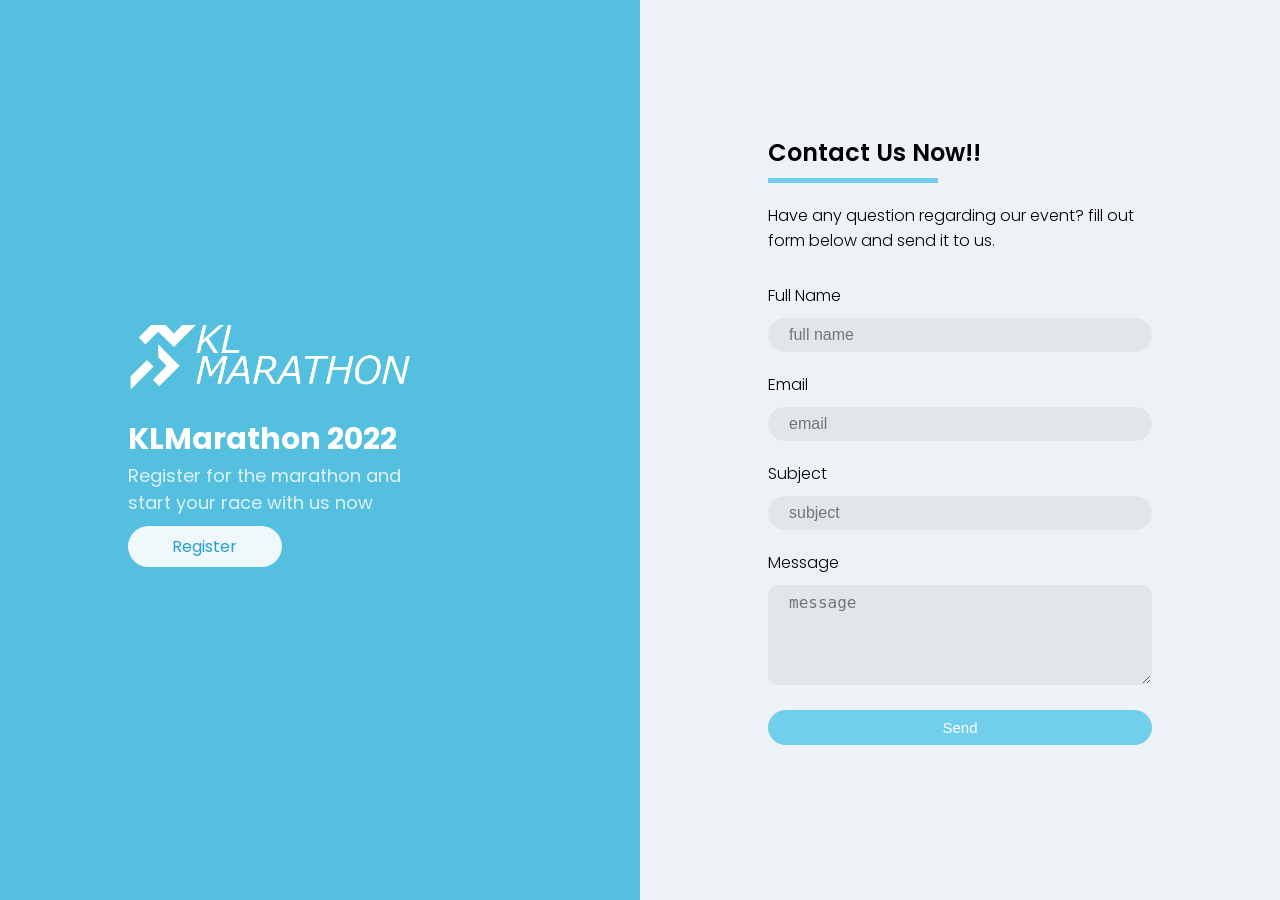
<file: contact.html>
<!DOCTYPE html>
<html lang="en">
<head>
    <meta charset="UTF-8">
    <meta http-equiv="X-UA-Compatible" content="IE=edge">
    <meta name="viewport" content="width=device-width, initial-scale=1.0">
    <link rel="icon" href="Image/icon.ico" />
    <link rel="stylesheet" type="text/css" href="css/style.css" />
    <title>KLMarathon - Sign In</title>
</head>
<body>
    <div class="container-4">
        <div class="cont-child">
            <div class="leftCont">
                <a href="index.html"><img src="Image/logo-white.png"></a>
                <h1>KLMarathon 2022</h1>
                <p>Register for the marathon and<br> start your race with us now</p>
                <a class="button" href="register.html">Register</a>
            </div>
        </div>
        <div class="cont-child">
            <div class="rightCont">
                <h1>Contact Us Now!!</h1>
                <hr>
                <p>Have any question regarding our event? fill out form below and send it to us.</p>
                <form action="contact-engine.php" method="POST">
                    <label class="label" for="name">Full Name</label>
                    <input type="text" placeholder="full name" name="name" required>

                    <label class="label" for="email">Email</label>
                    <input type="text" placeholder="email" name="email" required>

                    <label class="label" for="subject">Subject</label>
                    <input type="text" placeholder="subject" name="subject" required>

                    <label class="label" for="message">Message</label>
                    <textarea type="text" placeholder="message" name="message" required></textarea>
                    <input type="submit" class="submit" value="Send" required>
                </form>
            </div>
        </div>
    </div>
</body>
</html>
</file>
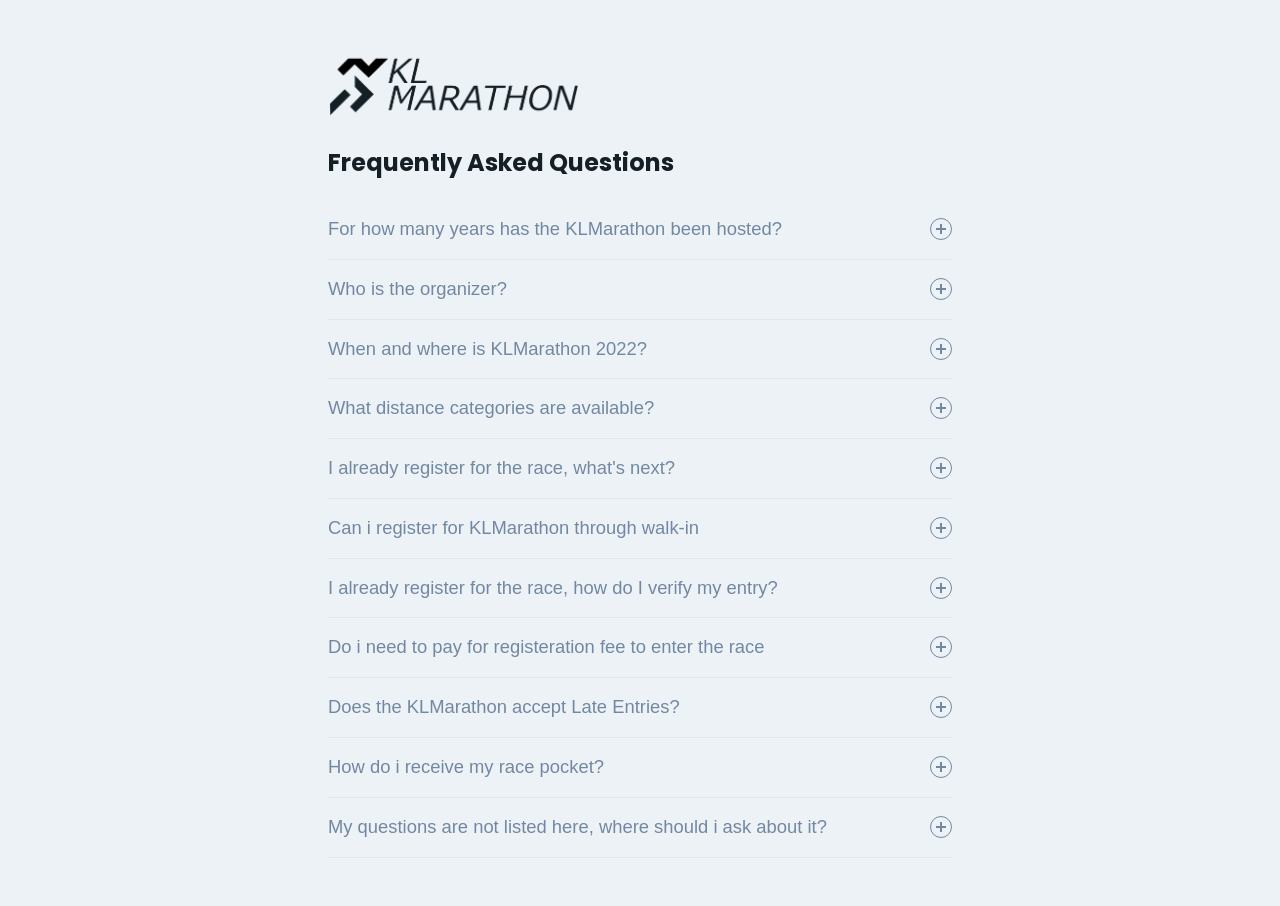
<file: faq.html>
<!DOCTYPE html>
<html lang="en">

<head>
    <meta charset="UTF-8">
    <meta http-equiv="X-UA-Compatible" content="IE=edge">
    <meta name="viewport" content="width=device-width, initial-scale=1.0">
    <link rel="icon" href="Image/icon.ico" />
    <link rel="stylesheet" type="text/css" href="css/faq-style.css" />
    <title>Document</title>
</head>

<body>
    <div class="container">
        <a href="index.html"><img src="Image/Logo.png"></a>
        <h2>Frequently Asked Questions</h2>
        <div class="accordion">
            <div class="accordion-item">
                <button id="accordion-button-1" aria-expanded="false">
                    <span class="accordion-title">For how many years has the KLMarathon been hosted?</span>
                    <span class="icon" aria-hidden="true"></span>
                </button>
                <div class="accordion-content">
                    <p>
                        The 2022 event will be the 10th edition of KLMarathon. It’s a well-regarded and
                        well-established event on the Malaysian running calendar.
                    </p>
                </div>
            </div>
            <div class="accordion-item">
                <button id="accordion-button-2" aria-expanded="false">
                    <span class="accordion-title">Who is the organizer?</span>
                    <span class="icon" aria-hidden="true"></span>
                </button>
                <div class="accordion-content">
                    <p>
                        KLMarathon is owned and managed by Karyl Momochi (M) Sdn. Bhd.
                    </p>
                </div>
            </div>
            <div class="accordion-item">
                <button id="accordion-button-3" aria-expanded="false">
                    <span class="accordion-title">When and where is KLMarathon 2022?</span>
                    <span class="icon" aria-hidden="true"></span>
                </button>
                <div class="accordion-content">
                    <p>
                        KLMarathon will be held on 11-12 June 2022 at Kuala Lumpur Convention Center (KLCC) and World
                        Trade Center (WTC).
                    </p>
                </div>
            </div>
            <div class="accordion-item">
                <button id="accordion-button-4" aria-expanded="false">
                    <span class="accordion-title">What distance categories are available?</span>
                    <span class="icon" aria-hidden="true"></span>
                </button>
                <div class="accordion-content">
                    <p>
                        KLMarathon 2022 features the following distances – 10KM and 42.2KM around Kuala Lumpur.
                    </p>
                </div>
            </div>
            <div class="accordion-item">
                <button id="accordion-button-5" aria-expanded="false">
                    <span class="accordion-title">I already register for the race, what's next?</span>
                    <span class="icon" aria-hidden="true"></span>
                </button>
                <div class="accordion-content">
                    <p>
                        Thanks for your registration. All the details about the event will be given through email you
                        registered with.
                    </p>
                </div>
            </div>
            <div class="accordion-item">
                <button id="accordion-button-5" aria-expanded="false">
                    <span class="accordion-title">Can i register for KLMarathon through walk-in</span>
                    <span class="icon" aria-hidden="true"></span>
                </button>
                <div class="accordion-content">
                    <p>
                        Yes, you can. Registeration booth will be opened on the day of opening ceremony which is 11 June
                        2022 at Kuala Lumpur Convention Center (KLCC).
                    </p>
                </div>
            </div>
            <div class="accordion-item">
                <button id="accordion-button-5" aria-expanded="false">
                    <span class="accordion-title">I already register for the race, how do I verify my entry?</span>
                    <span class="icon" aria-hidden="true"></span>
                </button>
                <div class="accordion-content">
                    <p>
                        You can view your registration      . Log in with the details you registered with.
                    </p>
                </div>
            </div>
            <div class="accordion-item">
                <button id="accordion-button-5" aria-expanded="false">
                    <span class="accordion-title">Do i need to pay for registeration fee to enter the race</span>
                    <span class="icon" aria-hidden="true"></span>
                </button>
                <div class="accordion-content">
                    <p>
                        KLMarathon 2022 is annual event to help local non-govermental organization (NGO) to fund raised
                        helping people in need but this year all the race is funded by Karyl Momochi (M) Sdn. Bhd. and
                        its free to join to promote citizen having healthy lifestyle after COVID-19 pandemic.
                    </p>
                </div>
            </div>
            <div class="accordion-item">
                <button id="accordion-button-5" aria-expanded="false">
                    <span class="accordion-title">Does the KLMarathon accept Late Entries?</span>
                    <span class="icon" aria-hidden="true"></span>
                </button>
                <div class="accordion-content">
                    <p>
                        Website will not accepted online registration on the day of the event but registeration booth
                        will be opened on that day at Kuala Lumpur Convention Center (KLCC).
                    </p>
                </div>
            </div>
            <div class="accordion-item">
                <button id="accordion-button-5" aria-expanded="false">
                    <span class="accordion-title">How do i receive my race pocket?</span>
                    <span class="icon" aria-hidden="true"></span>
                </button>
                <div class="accordion-content">
                    <p>
                        Race pocket collection booth will be opened on the ceremony day. Each runner must pick up their
                        own race packet. No one will be allowed to pick up a race number for a friend or family member.
                    </p>
                </div>
            </div>
            <div class="accordion-item">
                <button id="accordion-button-5" aria-expanded="false">
                    <span class="accordion-title">My questions are not listed here, where should i ask about it?</span>
                    <span class="icon" aria-hidden="true"></span>
                </button>
                <div class="accordion-content">
                    <p>
                        You can ask about it <a href="contact.html">here</a>.
                    </p>
                </div>
            </div>
        </div>
    </div>
</body>
<script src="scripts/faq.js"></script>

</html>
</file>
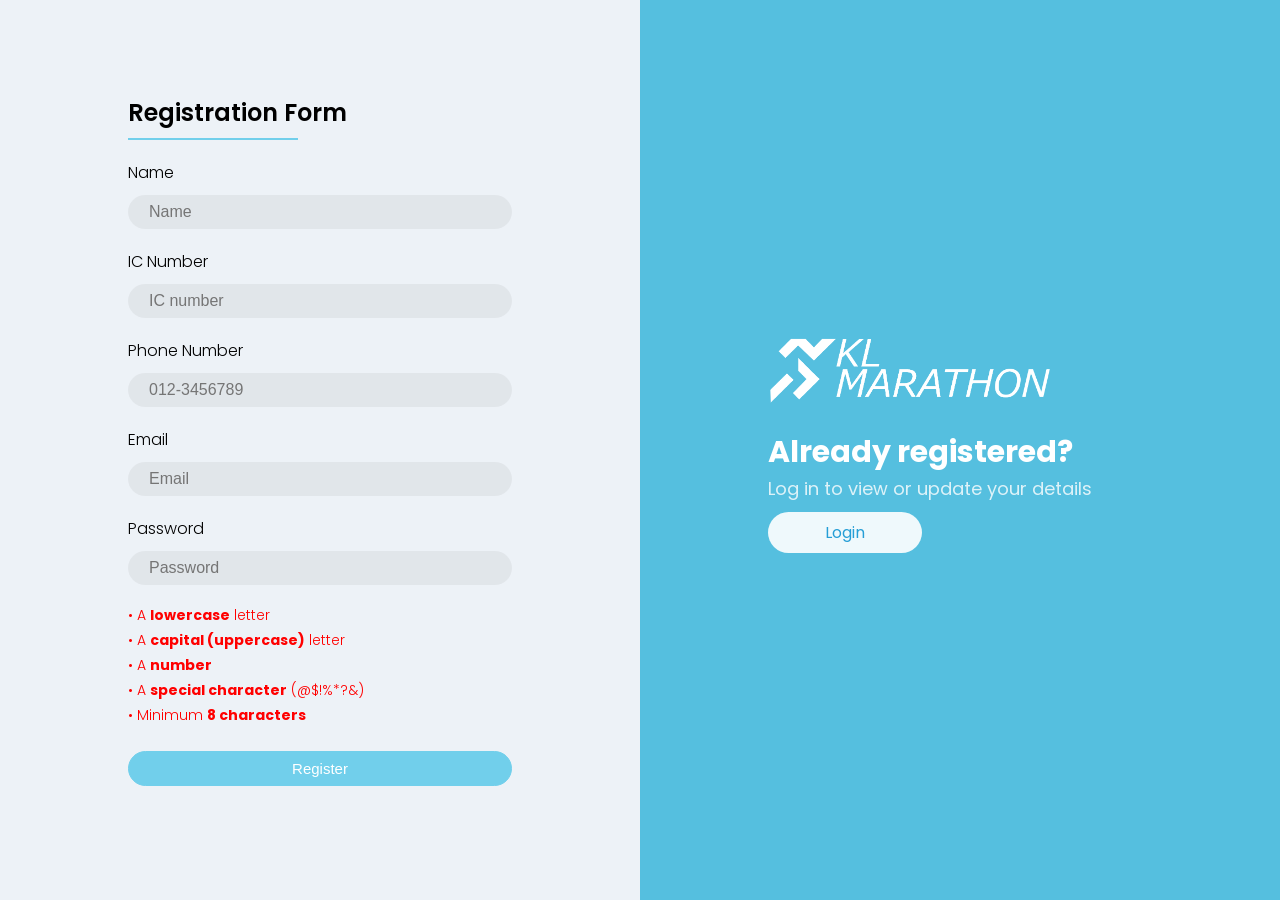
<file: register.html>
<!DOCTYPE html>
<html lang="en">

<head>
    <meta charset="UTF-8">
    <meta http-equiv="X-UA-Compatible" content="IE=edge">
    <meta name="viewport" content="width=device-width, initial-scale=1.0">
    <link rel="icon" href="Image/icon.ico" />
    <link rel="stylesheet" type="text/css" href="css/style.css" />
    <title>KLMarathon - Register</title>

    <!-- Load Google reCAPTCHA -->
    <script src="https://www.google.com/recaptcha/api.js" async defer></script>

    <style>
        .password-msg p {
            margin: 4px 0;
            font-size: 14px;
        }

        .valid {
            color: green;
        }

        .invalid {
            color: red;
        }
    </style>
</head>

<body>
    <div class="container-4">
        <div class="cont-child">
            <div class="rightCont">
                <h1>Registration Form</h1>
                <hr>
                <form id="signup-form" action="insert-engine.php" method="POST">

                    <label class="label" for="name">Name</label>
                    <input type="text" name="name" placeholder="Name" required>

                    <label class="label" for="IC_num">IC Number</label>
                    <input type="text" name="IC_num" placeholder="IC number" required>

                    <label class="label" for="phone">Phone Number</label>
                    <input type="tel" name="phone" placeholder="012-3456789" required>

                    <label class="label" for="email">Email</label>
                    <input type="email" name="email" placeholder="Email" required>

                    <label class="label" for="password">Password</label>
                    <input type="password" id="password" name="password" placeholder="Password" required
                        pattern="(?=.*[a-z])(?=.*[A-Z])(?=.*\d)(?=.*[@$!%*?&]).{8,}"
                        title="Min 8 chars, with upper, lower, number & special char">

                    <div id="message" class="password-msg">
                        <p id="letter" class="invalid">• A <b>lowercase</b> letter</p>
                        <p id="capital" class="invalid">• A <b>capital (uppercase)</b> letter</p>
                        <p id="number" class="invalid">• A <b>number</b></p>
                        <p id="special" class="invalid">• A <b>special character</b> (@$!%*?&)</p>
                        <p id="length" class="invalid">• Minimum <b>8 characters</b></p>
                    </div>

                    <!-- Google reCAPTCHA widget -->
                    <div class="g-recaptcha" data-sitekey="6LcbBlwrAAAAADszQ8QkAg8TMUArDnsiP71nFxm5"></div>

                    <input type="submit" class="submit" value="Register">
                </form>
            </div>
        </div>
        <div class="cont-child">
            <div class="leftCont">
                <a href="index.html"><img src="Image/logo-white.png"></a>
                <h1>Already registered?</h1>
                <p>Log in to view or update your details</p>
                <a class="button" href="signin.html">Login</a>
            </div>
        </div>
    </div>

    <script>
        const password = document.getElementById("password");
        const letter = document.getElementById("letter");
        const capital = document.getElementById("capital");
        const number = document.getElementById("number");
        const special = document.getElementById("special");
        const length = document.getElementById("length");

        password.onkeyup = function () {
            const val = password.value;
            letter.className = /[a-z]/.test(val) ? "valid" : "invalid";
            capital.className = /[A-Z]/.test(val) ? "valid" : "invalid";
            number.className = /\d/.test(val) ? "valid" : "invalid";
            special.className = /[!@#$%^&*(),.?":{}|<>]/.test(val) ? "valid" : "invalid";
            length.className = val.length >= 8 ? "valid" : "invalid";
        };
    </script>
</body>

</html>
</file>
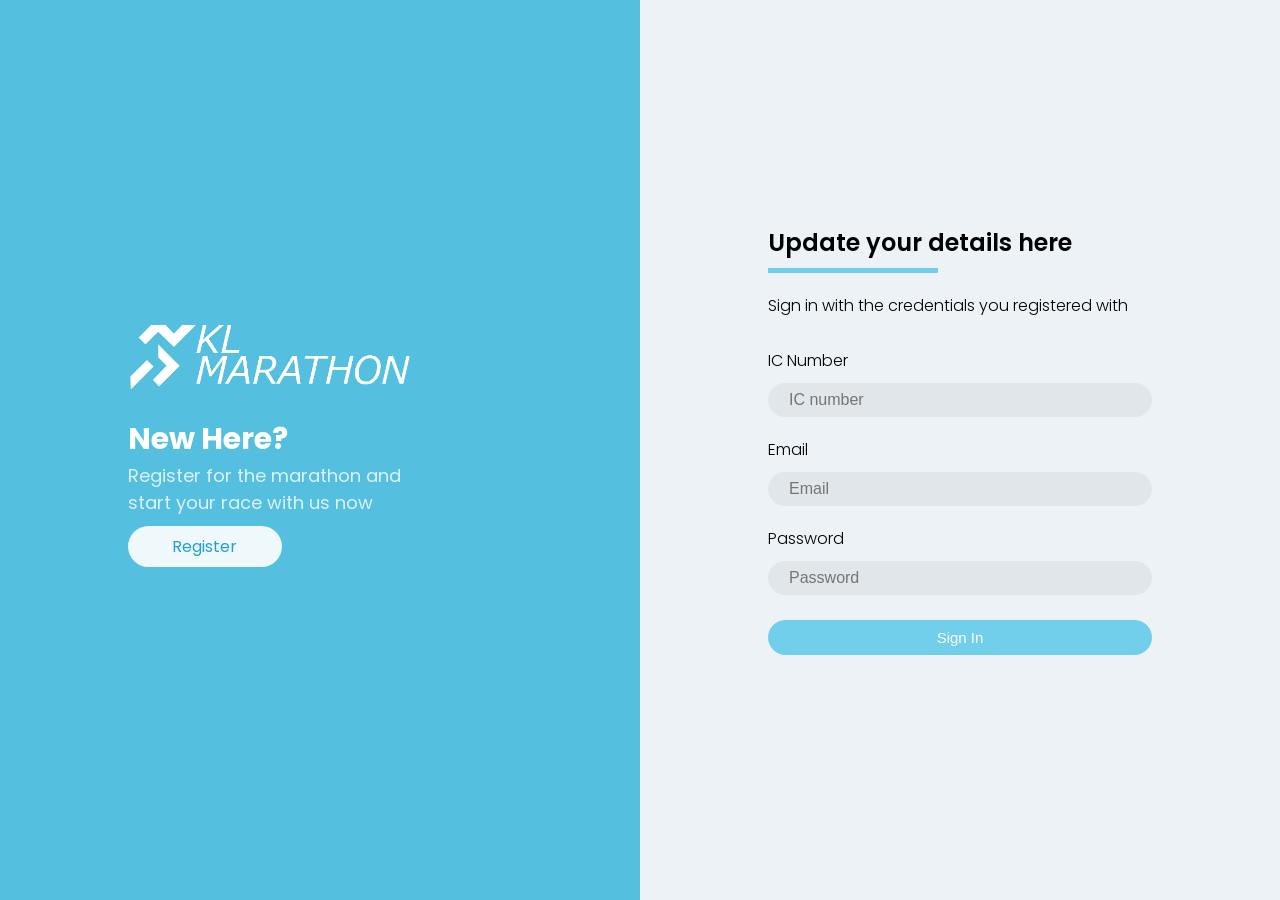
<file: signIn.html>
<!DOCTYPE html>
<html lang="en">
<head>
  <meta charset="UTF-8" />
  <meta name="viewport" content="width=device-width, initial-scale=1.0" />
  <link rel="icon" href="Image/icon.ico" />
  <link rel="stylesheet" href="css/style.css" />
  <title>KLMarathon - Sign In</title>
  <script src="https://www.google.com/recaptcha/api.js" async defer></script>

  <!-- Show error messages -->
  <script>
    window.onload = function () {
      const params = new URLSearchParams(window.location.search);
      if (params.has('error')) {
        const code = params.get('error');
        let msg = '';
        switch (code) {
          case '1': msg = "Incorrect IC number, email, or password."; break;
          case '2': msg = "CAPTCHA verification failed."; break;
          case '3': msg = "All fields are required."; break;
          case '4': msg = "CAPTCHA is required."; break;
          default: msg = "An unknown error occurred.";
        }
        alert(msg);
      }
    };
  </script>
</head>
<body>
  <div class="container-4">
    <div class="cont-child">
      <div class="leftCont">
        <a href="index.html"><img src="Image/logo-white.png" alt="Logo" /></a>
        <h1>New Here?</h1>
        <p>Register for the marathon and<br>start your race with us now</p>
        <a class="button" href="register.html">Register</a>
      </div>
    </div>
    <div class="cont-child">
      <div class="rightCont">
        <h1>Update your details here</h1>
        <hr />
        <p>Sign in with the credentials you registered with</p>

        <form action="signin-engine.php" method="POST">
          <label class="label" for="Ic_Num">IC Number</label>
          <input type="text" name="Ic_Num" placeholder="IC number" required />

          <label class="label" for="email">Email</label>
          <input type="email" name="email" placeholder="Email" required />

          <label class="label" for="password">Password</label>
          <input type="password" name="password" placeholder="Password" required />

          <div class="g-recaptcha" data-sitekey="6LcbBlwrAAAAADszQ8QkAg8TMUArDnsiP71nFxm5"></div>

          <input type="submit" class="submit" value="Sign In" />
        </form>
      </div>
    </div>
  </div>
</body>
</html>
</file>
<file: css/style.css>
/* font */

@import url('https://fonts.googleapis.com/css2?family=Passion+One&display=swap');
@import url('https://fonts.googleapis.com/css2?family=Open+Sans&display=swap');
@import url('https://fonts.googleapis.com/css2?family=Poppins:ital,wght@0,100;0,200;0,300;0,400;0,500;0,600;0,700;0,800;0,900;1,100;1,200;1,300;1,400;1,500;1,600;1,700;1,800;1,900&display=swap');

* {
    box-sizing: border-box;
    margin: 0%;
    padding: 0%;
}

body {
    background-color: #EDF2F7;
}


/* navigation bar */
.header {
    background-color: transparent;
}

.nav_links {
    list-style: none;
    position: absolute;
    left: 75%;
    display: flex;
    padding-left: 0%;
    margin: 8px 8px;
}

.nav_links li {
    margin-top: 0%;
    padding-top: 8px;
}

.nav_links li a {
    transition: all 0.3s ease 0s;
    padding: 0px 20px 0px 20px;
    text-shadow: 3px 4px rgba(0, 0, 0, 0.419);
    
}

 .nav_links li a {
    font-family: 'Poppins', sans-serif;
    font-weight: 500;
    color: #fff;
    text-decoration: none;
}

.nav_links li a:hover {
    color: #71CFEB;
}


/* sign up button */

.header nav ul button {
    padding: 10px 20px;
    border-radius: 10px;
    border: 0;
    background-color: transparent;
    box-shadow: rgb(0 0 0 / 5%) 0 0 8px;
    letter-spacing: 1.5px;
    text-transform: uppercase;
    font-family: 'Poppins', sans-serif;
    font-weight: 300;
    transition: all .5s ease;
}

.header nav ul button:hover {
    letter-spacing: 3px;
    background-color: #71CFEB;
    color: hsl(0, 0%, 100%);
    box-shadow: #71CFEB;
}

.header nav ul button:active {
    letter-spacing: 3px;
    background-color: #71CFEB;
    color: hsl(0, 0%, 100%);
    box-shadow: #71CFEB;
    transform: translateY(5px);
    transition: 100ms;
}


/*image header*/
.header .logo-head{
    position: absolute;
    width: 30%;
    left: 4%;
    top: 25%;
}

.header img {
    width: 100%;
    height: auto;
}

.headTxt {
    position: absolute;
    top: 50%;
    left: 16%;
    color: white;
    transform: translate(-50%, -50%);
    font-size: 45px;
    font-weight: 600;
    font-family: 'Poppins', sans-serif;
    text-shadow: 1px 2px rgba(0, 0, 0, 0.699);
}


/*content counter*/

.content_counter {
    margin: 120px;
}

.content_counter h1 {
    font-size: 24px;
    margin-bottom: 12px;
    font-family: 'Poppins', sans-serif;
    text-align: center;
}

.content_counter hr {
    margin: auto;
    width: 220px;
    height: 5px;
    border-color: transparent;
    background-color: #71CFEB;
}


/* Date Counter */

#dateCounter {
    text-align: center;
    font-size: 3em;
}


/* Date Counter digit*/

#dateCounter div {
    margin-top: 24px;
    font-family: 'Poppins', sans-serif;
    display: inline-block;
    min-width: 90px;
}


/* Date Counter text*/

#dateCounter span {
    font-family: 'Poppins', sans-serif;
    color: #141F26;
    display: block;
    font-size: 0.3em;
    font-weight: 400;
}


/*container 1*/

.container-1 {
    width: 100%;
    display: table;
    margin-top: 150px;
}

.container-1 h3 {
    font-family: 'Poppins', sans-serif;
    font-size: 16px;
    margin-left: 220px;
}

.container-1 h1 {
    font-family: 'Poppins', sans-serif;
    font-size: 25px;
    margin-left: 220px;
}

.container-1 hr {
    width: 80px;
    height: 4px;
    border-color: transparent;
    background-color: #71CFEB;
    margin-left: 220px;
}

.container-1 p {
    margin-top: 24px;
    font-family: 'position', sans-serif;
    font-weight: 150;
    font-size: 18px;
    line-height: 26px;
    margin-left: 220px;
}

.col1 {
    float: left;
    width: 50%;
}

.col2 {
    width: 50%;
    float: right;
    text-align: center;
}

.col2 img {
    width: 50%;
    height: auto;
    box-shadow: 0 8px 10px 0 rgba(0, 0, 0, 0.2), 0 8px 22px 0 rgba(0, 0, 0, 0.19);
}


/*container 2*/

.container-2 {
    background-color: #141F26;
    padding: 10px;
}

.container-2:after {
    content: "";
    display: table;
    clear: both;
}

.container-child {
    margin: auto;
    float: left;
    width: 33.33%;
}

.container-child h1 {
    font-size: 32px;
    color: #71CFEB;
    font-family: 'Passion One', sans-serif;
    font-weight: 200;
    text-align: center;
}

.container-child h3 {
    font-size: 18px;
    font-family: 'Open Sans', sans-serif;
    color: #ffffff;
    font-weight: 300;
    text-align: center;
}

.topSvg {
    margin-top: 50px;
    background: #141F26;
}

.darkContainer {
    background-color: #141F26;
    padding-top: 100px;
    padding-bottom: 30px;
    text-align: center;
    color: #fff;
    font-family: 'Poppins', sans-serif;
    font-weight: 100;
}

.darkContainer b {
    color: #71CFEB;
    margin-top: 20px;
}

.date {
    background-color: #EDF2F7;
}

.date h3 {
    color: #141F26;
    text-align: center;
}

.schedule {
    margin-left: auto;
    margin-right: auto;
    width: 80%;
    margin-top: 20px;
}

.schedule td {
    text-align: left;
    padding-left: 18px;
    padding: 10px;
}

.time h3 {
    text-align: center;
}


/*page signup*/

.container-4::after {
    width: 100%;
    content: "";
    display: table;
    clear: both;
}

.cont-child {
    margin: auto;
    width: 50%;
    position: relative;
    float: left;
}

.rightCont {
    flex-direction: column;
    justify-content: center;
    align-items: left;
    display: flex;
    height: 100vh;
    padding: 20% 20%;
}

.rightCont h1 {
    font-family: 'Poppins', sans-serif;
    font-size: 24px;
    font-weight: 600;
}

.rightCont p {
    font-family: 'Poppins', sans-serif;
    font-size: 16px;
    font-weight: 300;
    margin-bottom: 30px;
}

.rightCont hr {
    width: 170px;
    height: 5px;
    border-color: transparent;
    background-color: #71CFEB;
    margin-top: 8px;
    margin-bottom: 20px;
}

.rightCont form {
    display: block;
}

.rightCont label {
    margin-top: 10px;
    font-family: 'Poppins', sans-serif;
    font-size: 16px;
    font-weight: 300;
}

.rightCont input, textarea {
    display: block;
    width: 100%;
    padding: 7px 2px;
    margin-top: 10px;
    margin-bottom: 20px;
    border-bottom: 1px solid gray;
    background: rgba(0, 0, 0, 0.05);
    color: #000;
    font-size: 16px;
    border-radius: 50px;
    border: 1px solid transparent;
    padding-left: 20px;
    padding-right: 20px;
    font-size: 16px;
}

.rightCont textarea{
    border-radius: 10px;
    height: 100px;
}

.rightCont .submit {
    margin-top: 50px;
    width: 100%;
    height: 35px;
    background-color: #71CFEB;
    border: 1px solid #71CFEB;
    margin-top: 25px;
    color: white;
    font-weight: 500;
    font-size: 15px;
    border-radius: 50px;
}

.rightCont .submit:hover {
    background-color: #71cfeb28;
    border: 1px solid #71CFEB;
    color: #71CFEB;
}

.leftCont {
    flex-direction: column;
    justify-content: center;
    align-items: left;
    display: flex;
    height: 100vh;
    padding-left: 20%;
    background-color: #55bfdf;
}

.leftCont img {
    width: 55%;
    height: auto;
    margin-bottom: 20px;
}

.leftCont h1 {
    font-family: 'Poppins', sans-serif;
    font-size: 30px;
    color: #fff;
}

.leftCont p {
    font-family: 'Poppins', sans-serif;
    font-size: 18px;
    opacity: 80%;
    color: #fff;
}

.button {
    display: block;
    text-align: center;
    text-decoration: none;
    width: 30%;
    padding: 7px 2px;
    margin-top: 10px;
    margin-bottom: 20px;
    border-bottom: 1px solid gray;
    background: rgba(255, 255, 255, 0.904);
    color: rgba(37, 158, 214);
    font-family: 'Poppins', sans-serif;
    font-size: 14px;
    border-radius: 50px;
    border: 1px solid transparent;
    font-size: 16px;
}

.container-6{
    text-align: center;
}

.container-6 img{
    width: 20%;
    margin-top: 24px;
}

.container-6 .search th {
    background-color: #EDF2F7;
    text-align: right;
    color: #141F26;
    font-size: 18px;
    font-weight: 500;    
}

.search input{
    width: 20%;
    padding: 5px 2px;
    background: rgba(0, 0, 0, 0.05);
    color: #000;
    font-size: 16px;
    border-radius: 50px;
    border: 1px solid transparent;
    padding-left: 20px;
    padding-right: 20px;
    font-size: 14px;
    font-family: 'Poppins' , sans-serif;
}
.top-header-left{
    border-top-left-radius: 0.5em;
    border-collapse: collapse;
    overflow: hidden;
}

.top-header-right{
    border-top-right-radius: 0.5em;
    border-collapse: collapse;
    overflow: hidden;
}

.container-6 table{
    margin-left: auto;
    margin-right: auto;
    border-radius: 0.3em;
    border-collapse: collapse;
    overflow: hidden;
    cursor: context-menu;
    margin-top: 50px;
    margin-bottom: 50px;
}

.container-6 th{
    background-color: #71CFEB;
    color: #fff;
    font-family: 'Poppins' , sans-serif;
    font-weight: 600;
    font-size: 18px;
    padding: 10px;
}

.container-6 td{
    background-color: #fff;
    color: #000; 
    font-family: 'Poppins' , sans-serif;
    font-weight: 400;
    font-size: 16px;
    padding: 10px;
    border-top: 0.5px solid rgb(145, 143, 143);
    border-bottom: 0.5px solid rgb(145, 143, 143);
    text-align: left;
}

.container-6 .bot-table{
    text-align: center;
    font-size: 14px;
    border-bottom: unset;
}

.link-top a{
    text-decoration: none;
    color: #EDF2F7;
}
</file>
<file: css/faq-style.css>
@import url('https://fonts.googleapis.com/css2?family=Poppins:ital,wght@0,100;0,200;0,300;0,400;0,500;0,600;0,700;0,800;0,900;1,100;1,200;1,300;1,400;1,500;1,600;1,700;1,800;1,900&display=swap');

* {
  box-sizing: border-box;
}
*::before,
*::after {
  box-sizing: border-box;
}

body {
  margin: 0;
  padding: 0;
  font-family: 'Poppins', sans-serif;
  background: #EDF2F7;
  color: #141F26;
  display: flex;
  min-height: 100vh;
}

.container {
  margin: 0 auto;
  padding: 3rem;
  width: 45rem;
}

.container img{
    width: 40%;
}

.accordion .accordion-item {
  border-bottom: 1px solid #e5e5e5;
}

.accordion .accordion-item button[aria-expanded='true'] {
  border-bottom: 1px solid #03b5d2;
}

.accordion button {
  position: relative;
  display: block;
  text-align: left;
  width: 100%;
  padding: 1em 0;
  color: #7288a2;
  font-size: 1.15rem;
  font-weight: 400;
  border: none;
  background: none;
  outline: none;
}

.accordion button:hover,
.accordion button:focus {
  cursor: pointer;
  color: #03b5d2;
}

.accordion button:hover::after,
.accordion button:focus::after {
  cursor: pointer;
  color: #03b5d2;
  border: 1px solid #03b5d2;
}

.accordion button .accordion-title {
  padding: 1em 1.5em 1em 0;
}

.accordion button .icon {
  display: inline-block;
  position: absolute;
  top: 18px;
  right: 0;
  width: 22px;
  height: 22px;
  border: 1px solid;
  border-radius: 22px;
}

.accordion button .icon::before {
  display: block;
  position: absolute;
  content: '';
  top: 9px;
  left: 5px;
  width: 10px;
  height: 2px;
  background: currentColor;
}
.accordion button .icon::after {
  display: block;
  position: absolute;
  content: '';
  top: 5px;
  left: 9px;
  width: 2px;
  height: 10px;
  background: currentColor;
}

.accordion button[aria-expanded='true'] {
  color: #03b5d2;
}
.accordion button[aria-expanded='true'] .icon::after {
  width: 0;
}
.accordion button[aria-expanded='true'] + .accordion-content {
  opacity: 1;
  max-height: 9em;
  transition: all 200ms linear;
  will-change: opacity, max-height;
}
.accordion .accordion-content {
  opacity: 0;
  max-height: 0;
  overflow: hidden;
  transition: opacity 200ms linear, max-height 200ms linear;
  will-change: opacity, max-height;
}
.accordion .accordion-content p {
  font-size: 1rem;
  font-weight: 300;
  margin: 2em 0;
}

.accordion .accordion-content p a{
    text-decoration: none;
    font-weight: 600;
    color: #141F26;
}
</file>
